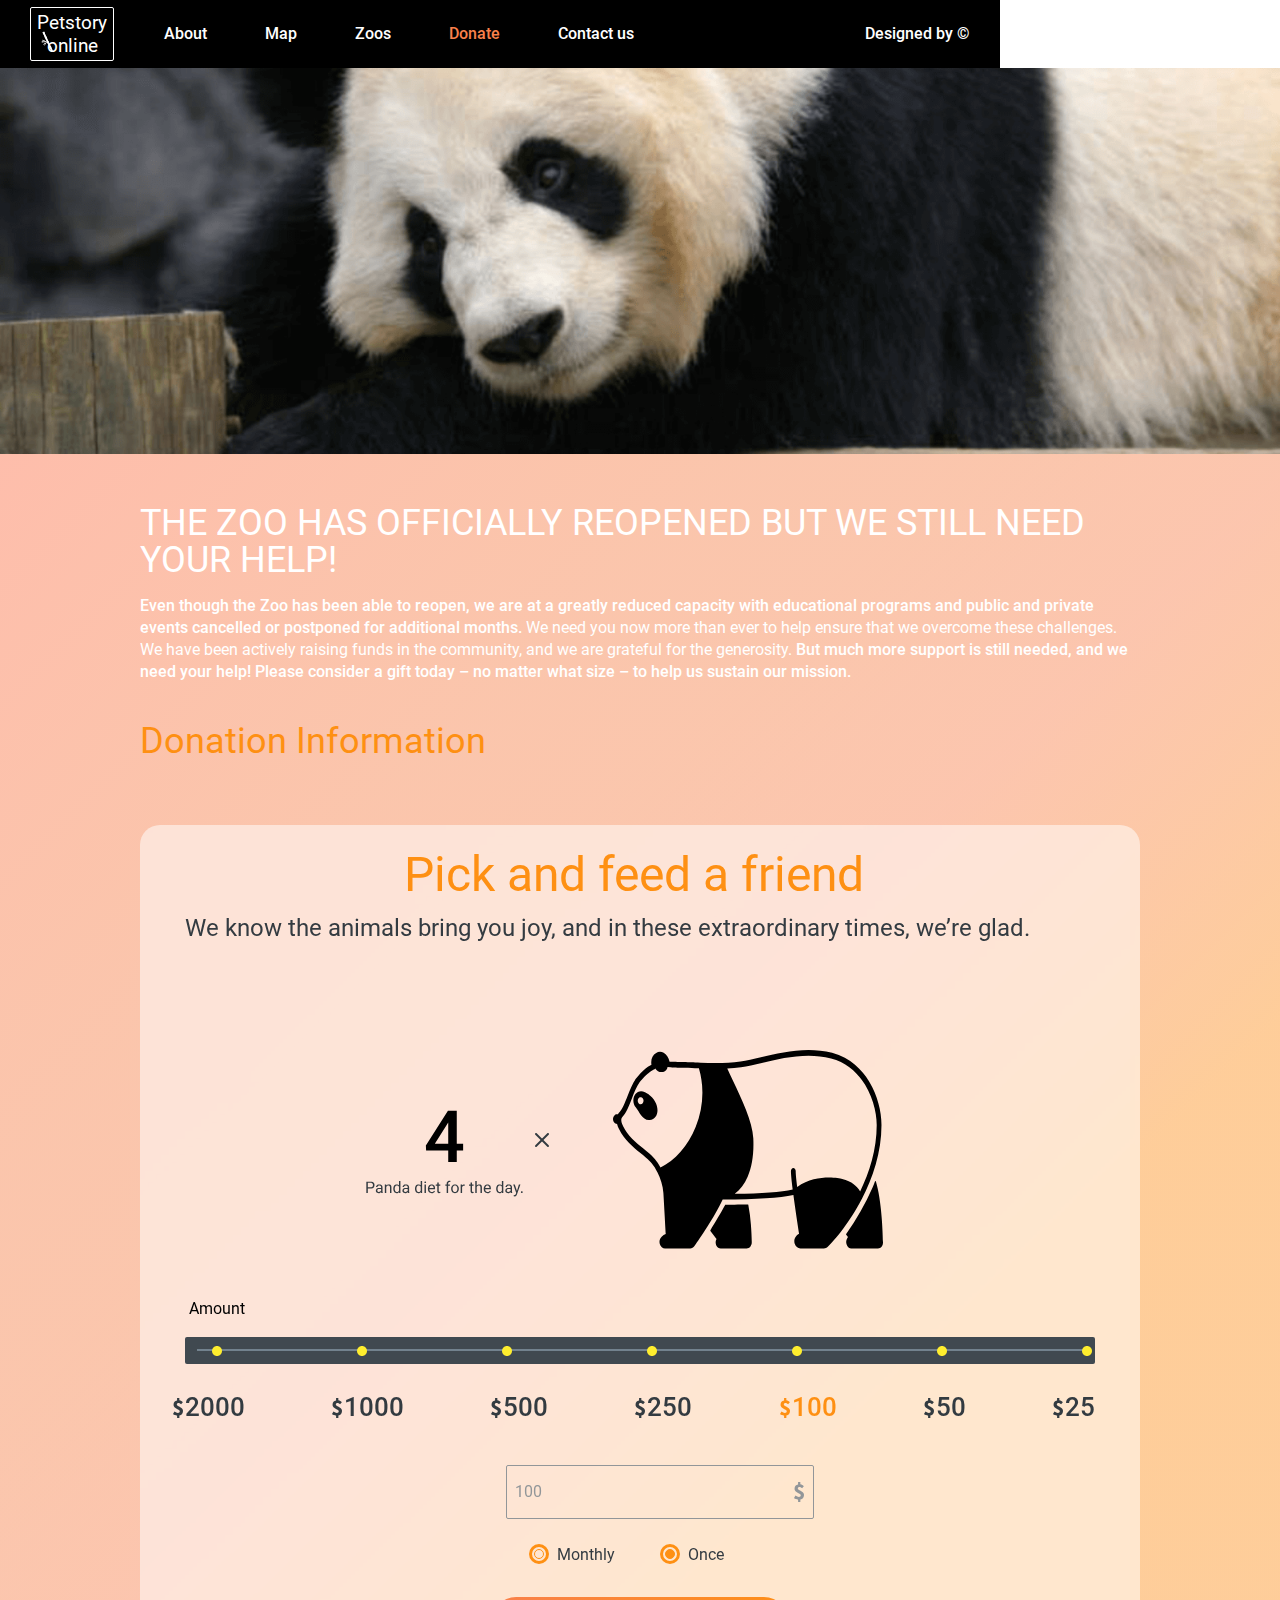
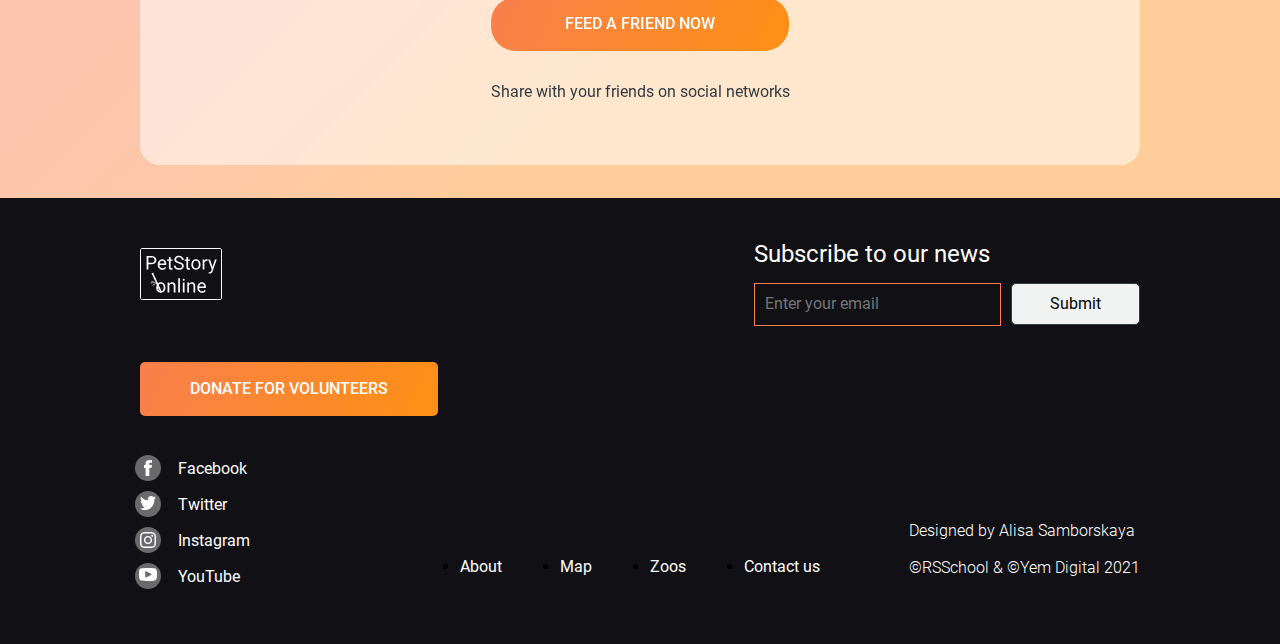
<file: pages/donate/index.html>
<!DOCTYPE html>
<html lang="en">
<head>
    <meta charset="UTF-8">
    <meta http-equiv="X-UA-Compatible" content="IE=edge">
    <meta name="viewport" content="width=device-width, initial-scale=1.0">
    <link rel="stylesheet" href="style.css">
    <title>Online Zoo donate</title>
    <script defer src="script.js"></script>
</head>
<body>
    <header id="main" class="header">
        <div class="container header__container">
            <a href="../../pages/main/index.html" class="header__logo">
                <h1 class="header__logo__h1">Petstory online</h1>
                <img src="../../assets/icons/bamboo.svg" class="header__logo__bamboo" alt="Bamboo inside logo">
            </a>

            <div class="hamburger-menu">
                <input id="menu__toggle" type="checkbox" />
                <label class="menu__btn" for="menu__toggle">
                  <span></span>
                </label>
            
                <ul class="menu__box">
                  <li><a class="menu__item logo__ham" href=""><img src="../../assets/icons/logo_ham.png" alt=""></a> </li>
                  <li><a class="menu__item" href="../main/index.html">About</a></li>
                  <li><a class="menu__item" href="#">Map</a></li>
                  <li><a class="menu__item" href="#">Zoos</a></li>
                  <li><a class="menu__item" href="../donate/index.html">Donate</a></li>
                  <li><a class="menu__item" href="#">Contact us</a></li>
                  <li><a class="menu__item" href="https://www.figma.com/file/jfEFwkXVj1WRq7sUHDr8os/PetStory-online">Designed by ©</a></li>
                </ul>
            </div>
            
            <nav class="header__nav">
                <ul class="header__nav__menu">
                    <li class="header__nav__item">
                        <a href="../../pages/main/index.html" class="header__nav__link">About</a>
                    </li>
                    <li class="header__nav__item">
                        <a href="#map" class="header__nav__link">Map</a>
                    </li>
                    <li class="header__nav__item">
                        <a href="#zoos" class="header__nav__link">Zoos</a>
                    </li>
                    <li class="header__nav__item">
                        <a href="#main" class="header__nav__link-active">Donate</a>
                    </li>
                    <li class="header__nav__item">
                        <a href="#contacts" class="header__nav__link">Contact us</a>
                    </li>
                </ul>
            </nav>
                <a class="header__designed" href="https://www.figma.com/file/jfEFwkXVj1WRq7sUHDr8os/PetStory-online" target="_blank">Designed by ©</a>
        </div>
    </header>

    <main class="main">
        <section class="banner">
            <div class="container banner__container">
                <div class="banner__content">
                </div>
            </div>
        </section>

        <section class="donate">
            <div class="container donate__container">
                <h2 class="donate__title">The zoo has officially reopened but we still need your help!</h2>
                <p class="donate__descr">Even though the Zoo has been able to reopen, we are at a greatly reduced capacity with educational programs and public and private events cancelled or postponed for additional months. 
                    <span class="donate__descr-span">We need you now more than ever to help ensure that we overcome these challenges. We have been actively raising funds in the community, and we are grateful for the generosity.</span> 
                    But much more support is still needed, and we need your help! Please consider a gift today – no matter what size – to help us sustain our mission.</p>
                <h2 class="donate__info">Donation Information</h2>

                <div class="donate__content" id="donate">
                    <h2 class="donate__content-title">Pick and feed a friend</h2>
                    <p class="donate__content-subtitle">We know the animals bring you joy, and in these extraordinary times, we’re glad.</p>

                    <div class="donate__amout-block">
                        <div class="amount__animal">
                            <img src="../../assets/icons/1000.svg" class="amount__animal-icon" alt="donation amount">
                        </div>
                        <div class="amount__animal">
                            <img src="../../assets/icons/1000.svg" class="amount__animal-icon" alt="donation amount">
                        </div>
                        <div class="amount__animal">
                            <img src="../../assets/icons/1000.svg" class="amount__animal-icon" alt="donation amount">
                        </div>
                        <div class="amount__animal">
                            <img src="../../assets/icons/1000.svg" class="amount__animal-icon" alt="donation amount">
                        </div>
                        <div class="amount__animal">
                            <img src="../../assets/icons/1000.svg" class="amount__animal-icon" alt="donation amount">
                        </div>
                        <div class="amount__animal amount__animal-active" >
                            <img src="../../assets/icons/1000.svg" class="amount__animal-icon" alt="donation amount">
                        </div>
                        <div class="amount__animal">
                            <img src="../../assets/icons/1000.svg" class="amount__animal-icon" alt="donation amount">
                        </div>
                        <div class="amount__animal">
                            <img src="../../assets/icons/25.svg" class="amount__animal-icon" alt="donation amount">
                        </div>
                    </div>

                    <div class="donate__band-block">
                        <p class="donate__band-title">Amount</p>
                        <div class="donate__band">
                            <div class="donate__band-base">
                                <div class="donate__center-band"></div>
                                <div class="donate__circles">
                                    <div class="donate__circle"></div>
                                    <div class="donate__circle"></div>
                                    <div class="donate__circle"></div>
                                    <div class="donate__circle"></div>
                                    <div class="donate__circle"></div>
                                    <div class="donate__circle donate__circle-active"></div>
                                    <div class="donate__circle"></div>
                                    <div class="donate__circle"></div>
                                </div>
                            </div>
                        </div>
                        <div class="donate__offer">
                            <div class="donate__sum">
                                <div class="donate__sum-item">5000</div>
                                <div class="donate__sum-item">2000</div>
                                <div class="donate__sum-item">1000</div>
                                <div class="donate__sum-item">500</div>
                                <div class="donate__sum-item">250</div>
                                <div class="donate__sum-item donate__item-active">100</div>
                                <div class="donate__sum-item">50</div>
                                <div class="donate__sum-item">25</div>
                            </div>
                        </div>
                    </div>

                    <form class="donate__form" action="#" method="get" aria-label="Subscription email address field">
                        <label class="donate__label">
                            <input type="number" id="donate__input" class="donate__input" name="amount" placeholder="Another amount" maxlength="4" value="100" oninput="this.value=this.value.replace(/[^\d]/g,'');" required>
                        </label>
                    </form>

                    <div class="donate__radio-menu">
                        <input type="radio" id="choice__monthly" name="choice" value="Monthly">
                        <label for="choice__monthly">Monthly</label>
                        <input type="radio" id="choice__once" name="choice" value="Once" checked>
                        <label for="choice__once">Once</label>
                    </div>

                    <button class="donate__button-submit" type="submit" aria-label="Click the button to donate">Feed a friend now</button>

                    <p class="donate__last-text">Share with your friends on social networks</p>
                </div>
            </div>
        </section>
    </main>

    <footer class="footer" id="contact">
        <div class="container footer__container">
            <div class="footer__content">
                <div class="footer__logo-320">
                <a href="../../pages/main/index.html">
                    <p class="footer__logo-320__p">PetStory online</p>
                    <img src="../../assets/icons/bamboo.svg" class="footer__logo-320__bamboo" alt="Bamboo inside logo">
                </a>
                </div>
                <div class="footer__logo-sub">
                    <a href="../../pages/main/index.html" class="footer__logo">
                        <img src="../../assets/icons/logo.svg" alt="logo-link to the main page">
                    </a>
                    <div class="footer__sub">
                        <p class="footer__sub-title">Subscribe to our news</p>
                        <div class="footer__sub-form">
                            <form class="footer__form" action="#" method="get" aria-label="Subscription email address field">
                                <div class="footer__label">
                                    <input type="email" class="footer__input" pattern="[a-z0-9._%+-]+@[a-z0-9.-]+\.[a-z]{2,}$" name="email" placeholder="Enter your email" required>
                                    <span class="footer__form-error">Enter your e-mail in the format example@site.com</span>
                                    <button class="footer__button-submit" type="submit" aria-label="Press the button subscribe to the newsletter">Submit</button>
                                </div>
                            </form>
                        </div>
                    </div>
                </div>
                <a href="../donate/index.html" class="footer__button-donate">donate for volunteers</a>
                <div class="footer__social-nav">
                    <div class="footer__social">

                        <a href="https://www.facebook.com/" class="footer__social-item">
                            <div class="footer__social-image facebook"><img src="../../assets/icons/facebook.svg" alt="facebook">
                            </div>
                            <span>Facebook</span>
                        </a>
                        <a href="https://twitter.com/" class="footer__social-item">
                            <div class="footer__social-image "><img class ="twitter" src="../../assets/icons/twitter.svg" alt="Twitter">
                            </div>
                            <span>Twitter</span>
                        </a>
                        <a href="https://www.instagram.com/" class="footer__social-item">
                            <div class="footer__social-image"><img class="instagram" src="../../assets/icons/instagram.svg"
                                    alt="Instagram">
                            </div>
                            <span>Instagram</span>
                        </a>
                        <a href="https://www.youtube.com/" class="footer__social-item">
                            <div class="footer__social-image"><img class="youtube" src="../../assets/icons/youtube.svg" alt="YouTube">
                            </div>
                            <span>YouTube</span>
                        </a>
                    </div>
                    <div class="footer__nav">
                        <ul class="footer__list">
                            <li class="footer__item">
                                <a href="../../pages/main/index.html" class="footer__link">About</a>
                            </li>
                            <li class="footer__item">
                                <a href="#map" class="footer__link">Map</a>
                            </li>
                            <li class="footer__item">
                                <a href="#zoos" class="footer__link">Zoos</a>
                            </li>
                            <li class="footer__item">
                                <a href="#contact" class="footer__link">Contact us</a>
                            </li>
                        </ul>
                    </div>
                    <a href="#0" class="footer__copyright" target="_blank">
                        <p>Designed by Alisa Samborskaya</p>
                        <p>©RSSchool & ©Yem Digital 2021</p>
                    </a>
                </div>
            </div>
        </div>
    </footer>
</body>
</html>
</file>
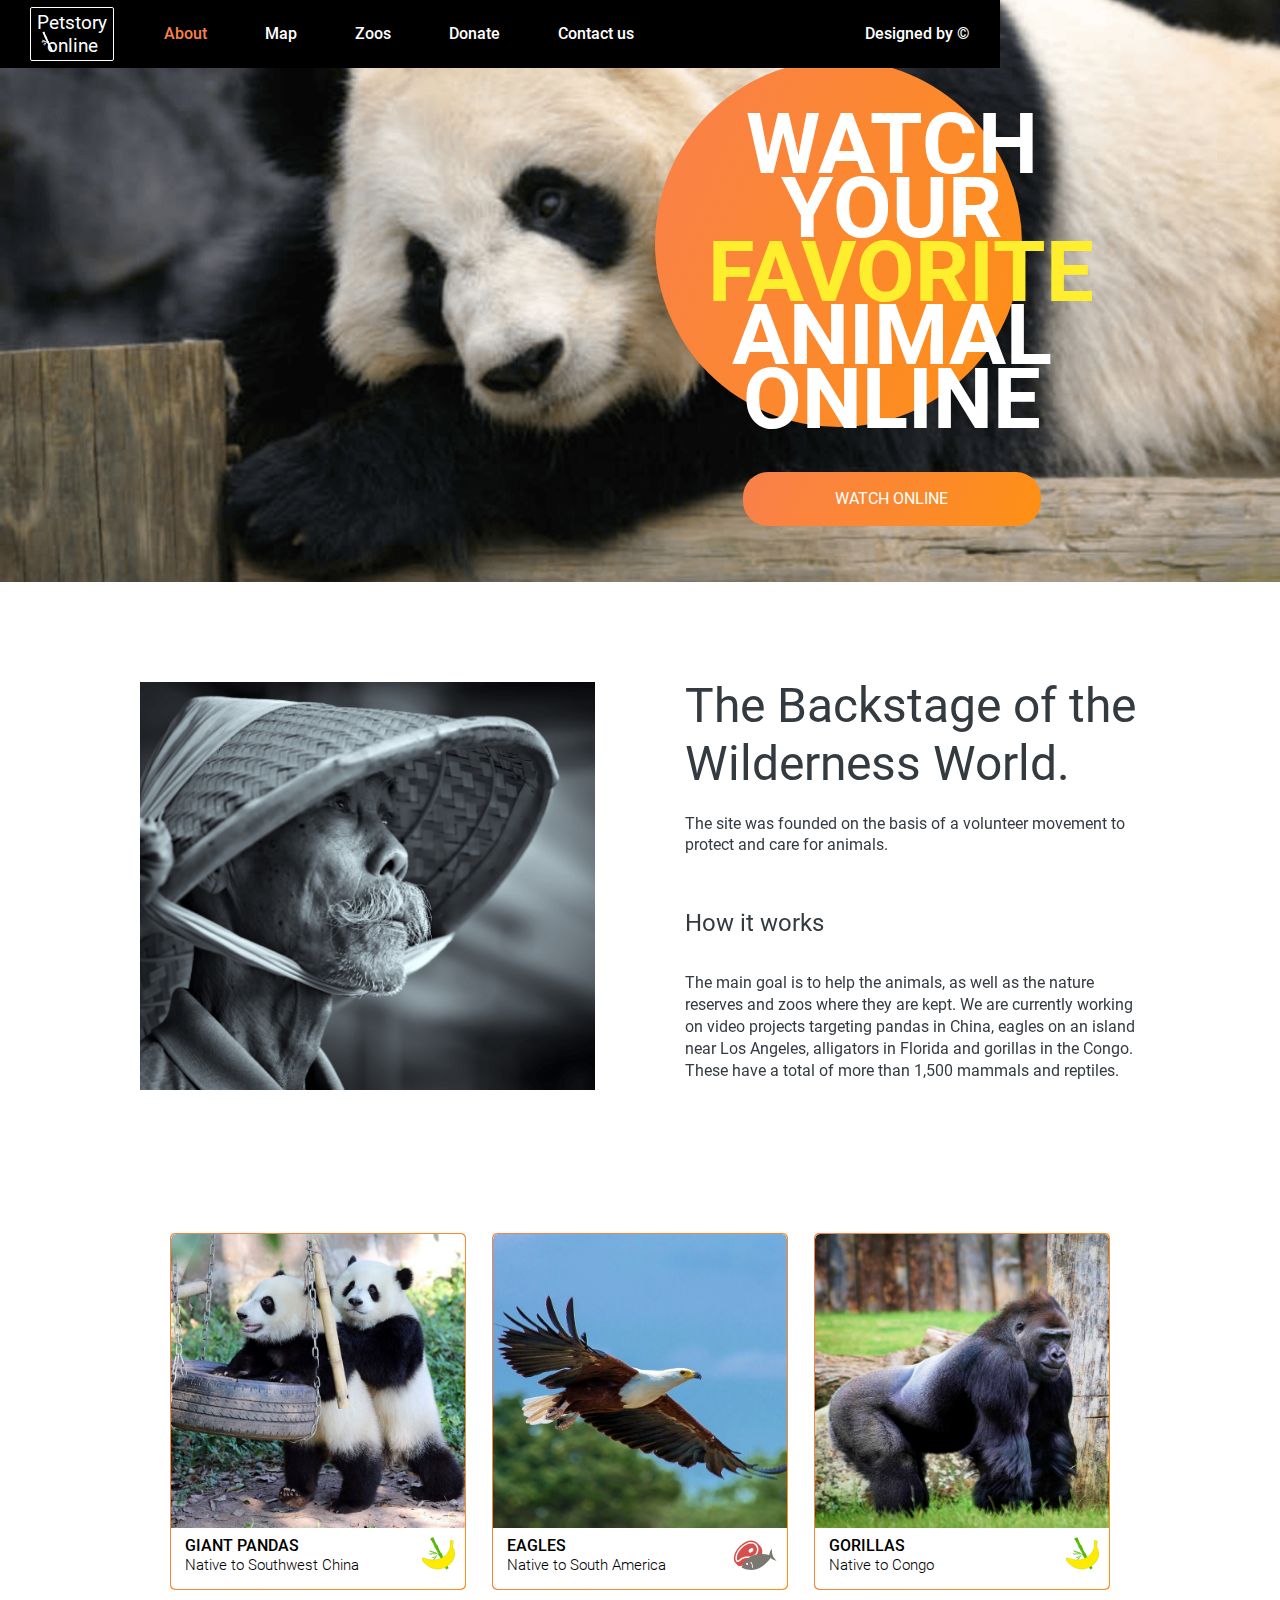
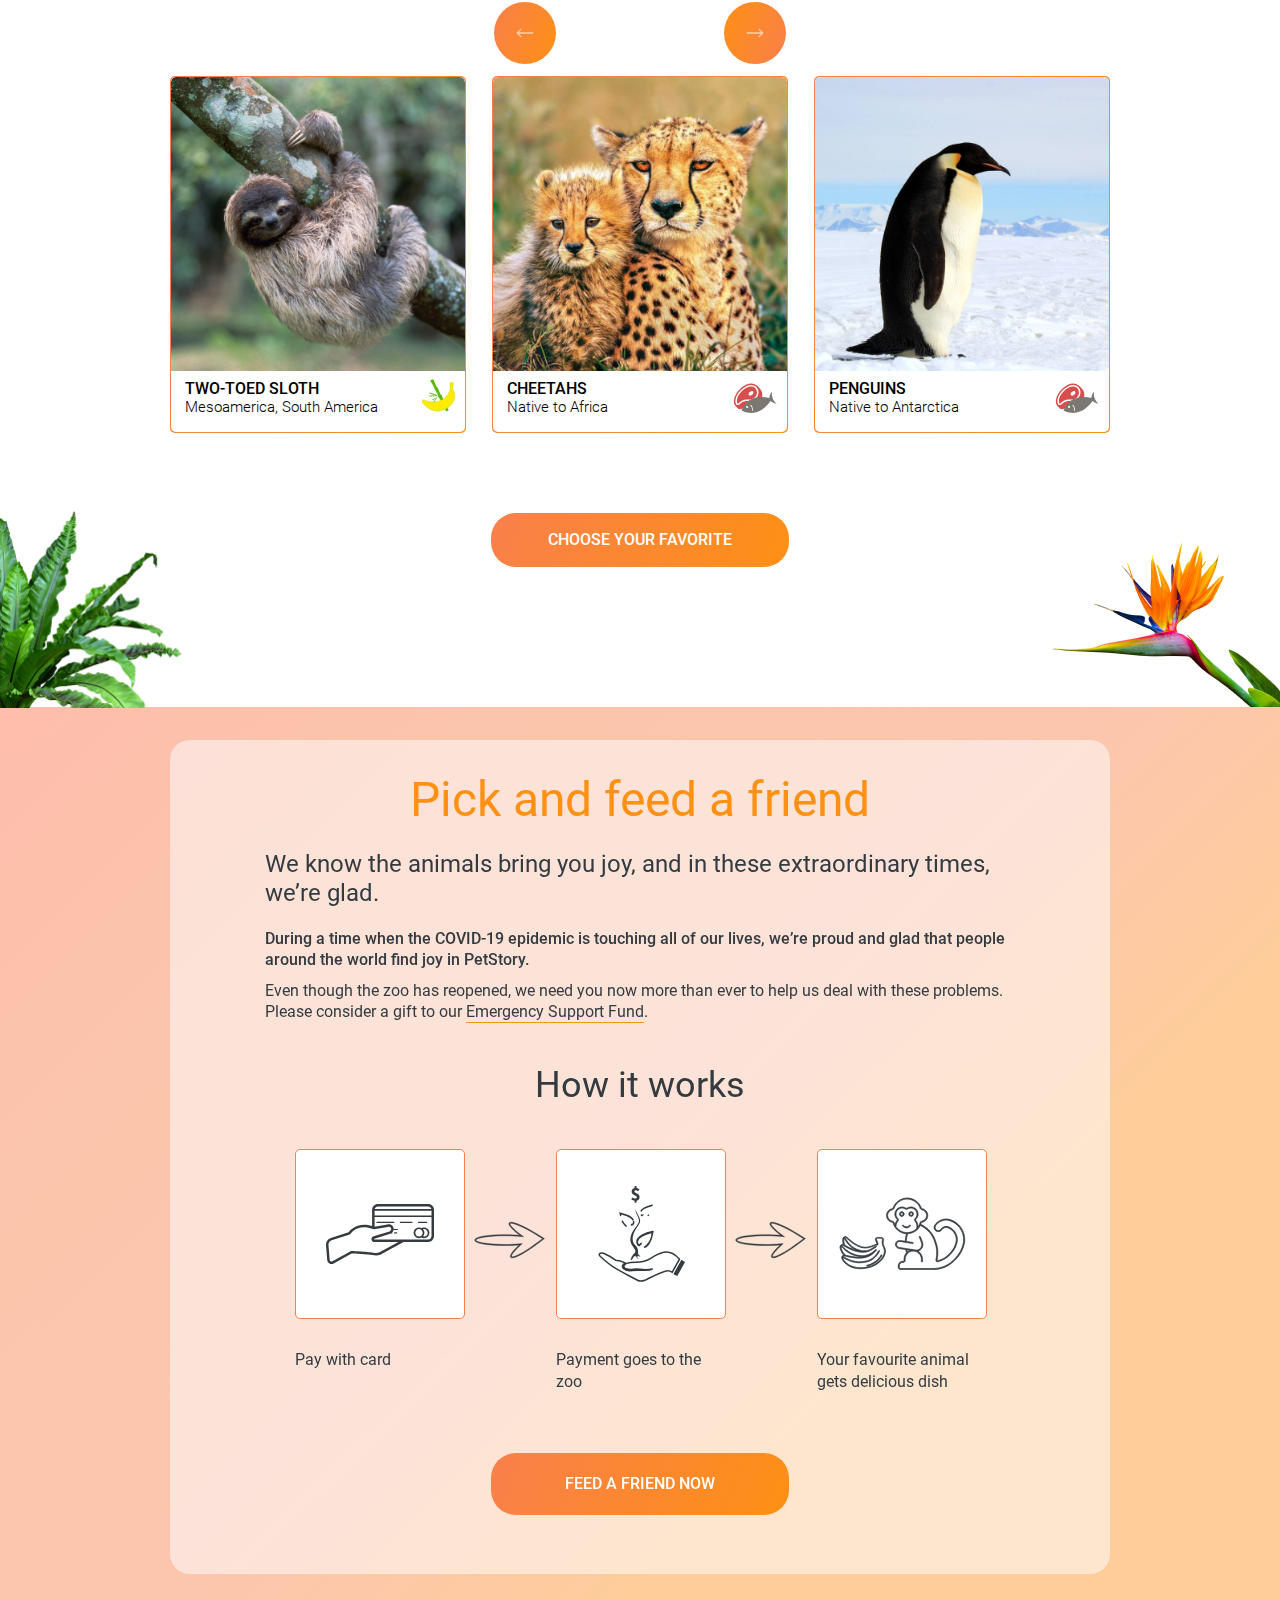
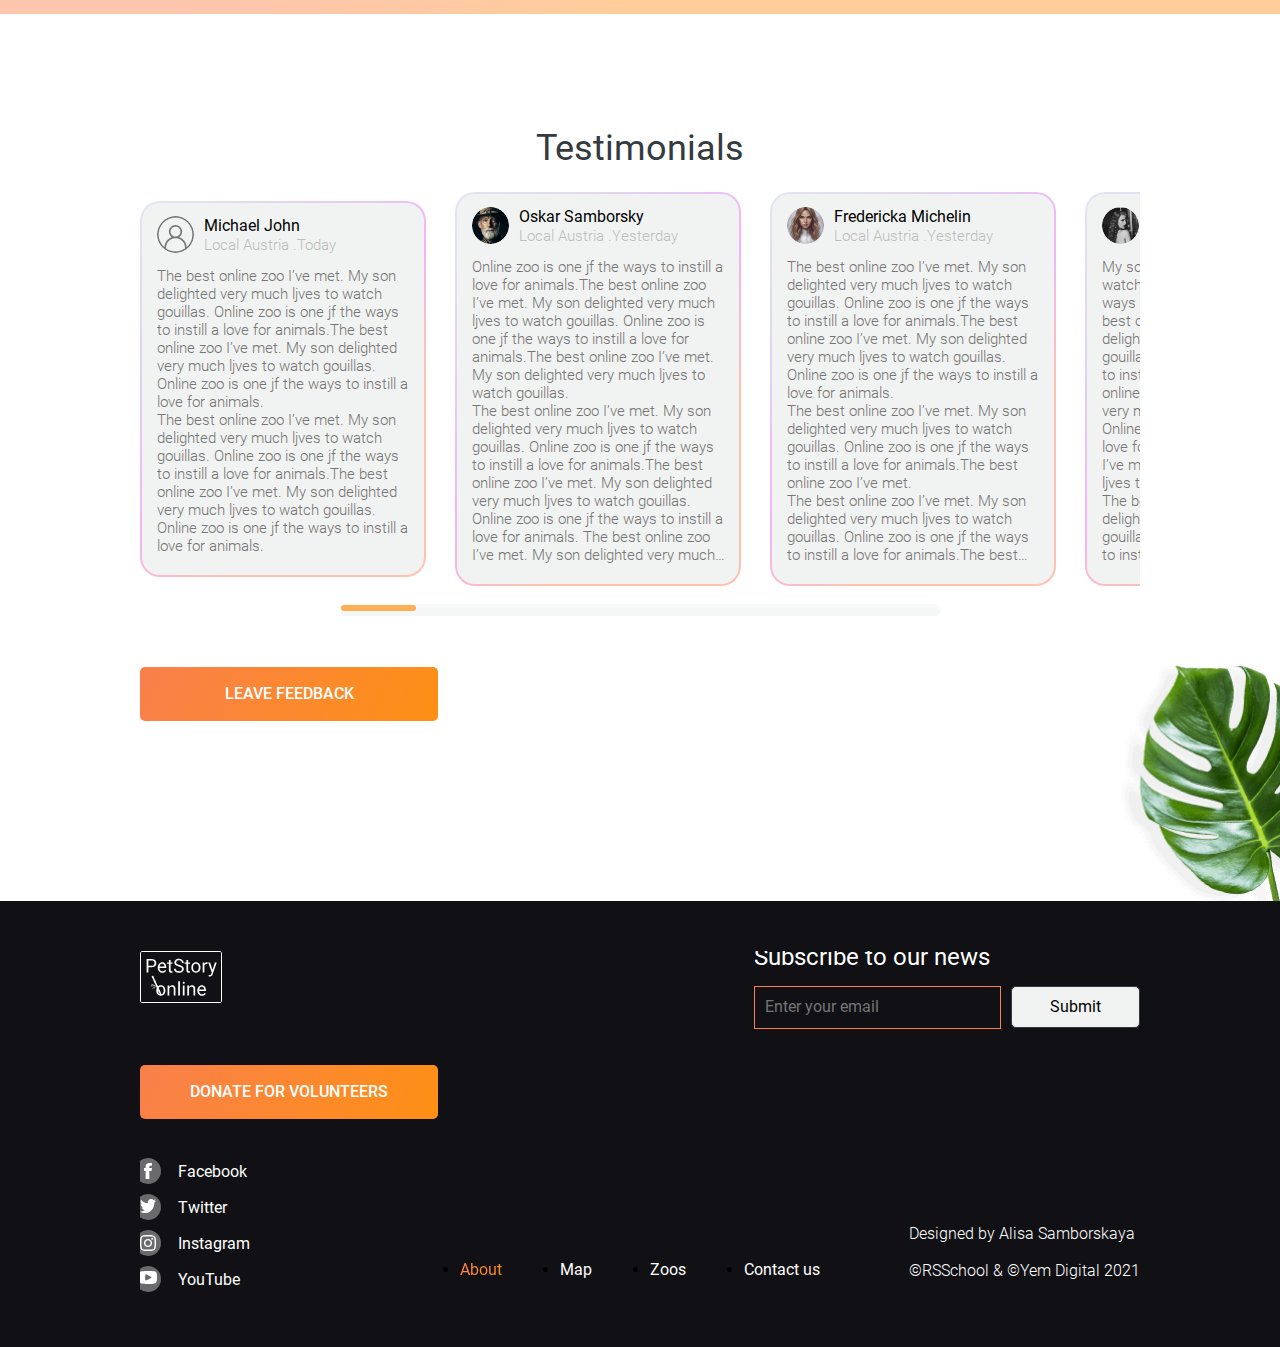
<file: pages/main/index.html>
<!DOCTYPE html>
<html lang="en">
<head>
    <meta charset="UTF-8">
    <meta http-equiv="X-UA-Compatible" content="IE=edge">
    <meta name="viewport" content="width=device-width, initial-scale=1.0">
    <link rel="stylesheet" href="style.css">
    <title>Online Zoo</title>
    <script defer src="script.js"></script>
</head>
<body>

    <div class="popup" id="popup">
        <div class="popup__window">
            <img src="../../assets/icons/cross.svg" alt="cross" class="popup__close">
        </div>
    </div>


    <header id="main" class="header">
        <div class="container header__container">
            <a href="#main" class="header__logo">
                <h1 class="header__logo__h1">Petstory online</h1>
                <img src="../../assets/icons/bamboo.svg" class="header__logo__bamboo" alt="Bamboo inside logo">
            </a>

            <div class="hamburger-menu">
                <input id="menu__toggle" type="checkbox" />
                <label class="menu__btn" for="menu__toggle">
                  <span></span>
                </label>
                <ul class="menu__box">
                  <li><a class="menu__item logo__ham" href=""><img src="../../assets/icons/logo_ham.png" alt=""></a> </li>
                  <li><a class="menu__item" href="#main">About</a></li>
                  <li><a class="menu__item" href="#">Map</a></li>
                  <li><a class="menu__item" href="#">Zoos</a></li>
                  <li><a class="menu__item" href="../donate/index.html">Donate</a></li>
                  <li><a class="menu__item" href="#">Contact us</a></li>
                  <li><a class="menu__item" href="https://www.figma.com/file/jfEFwkXVj1WRq7sUHDr8os/PetStory-online">Designed by ©</a></li>
                </ul>
            </div>

            <nav class="header__nav">
                <ul class="header__nav__menu">
                    <li class="header__nav__item">
                        <a href="#main" class="header__nav__link-active">About</a>
                    </li>
                    <li class="header__nav__item">
                        <a href="#map" class="header__nav__link">Map</a>
                    </li>
                    <li class="header__nav__item">
                        <a href="#zoos" class="header__nav__link">Zoos</a>
                    </li>
                    <li class="header__nav__item">
                        <a href="../donate/index.html" class="header__nav__link">Donate</a>
                    </li>
                    <li class="header__nav__item">
                        <a href="#contacts" class="header__nav__link">Contact us</a>
                    </li>
                </ul>
            </nav>
                <a class="header__designed" href="https://www.figma.com/file/jfEFwkXVj1WRq7sUHDr8os/PetStory-online" target="_blank">Designed by ©</a>
        </div>
    </header>

    <main class="main">
        <section class="banner">
            <div class="container banner__container">
                <div class="banner__content">
                    <h2 class="banner__h2">Watch your<span class="banner__h2-orange"> favorite </span>animal online</h2>
                    <a href="" class="banner__button">WATCH ONLINE</a>
                </div>
            </div>
        </section>

        <section class="backstage">
            <div class="container backstage__container">
                <div class="backstage__content">
                    <div class="backstage__image"><img src="../../assets/images/bamboo-cap.png" class="backstage__image__self" alt="bamboo-cap">
                    </div>
                    <div class="backstage__article">
                        <h2 class="backstage__h2">The Backstage of the Wilderness World.</h2>
                        <p class="backstage__text">The site was founded on the basis of a volunteer movement to protect and care for animals.</p>
                        <p class="backstage__subtitle">How it works</p>
                        <p class="backstage__subtitle__text">The main goal is to help the animals, as well as the nature reserves 
                            and zoos where they are kept. We are currently working on video projects targeting pandas in China, eagles on 
                            an island near Los Angeles, alligators in Florida and gorillas in the Congo. These have a total of more than 
                            1,500 mammals and reptiles.</p>
                    </div>
                </div>
            </div>
        </section>


        <section class="pets">
            <h2 hidden>PetStory Online</h2>
            <div class="container pets__container">
                <div class="pets__slider">
                    <button class="pets__arrowbutton arrow-left" type="button" onclick="slideLeft()">
                        <img src="../../assets/icons/arrow.svg" alt="arrow left"></img>
                    </button>
                    <div class="pets__content">

                        <div class="pets__card">
                            <div class="pets__block pets__block-hover">
                                <div class="pets__photo-block">
                                    <img src="../../assets/images/pandas.png" class="pets__photo" alt="giant panda">
                                </div>
                                <div class="pets__feature">
                                    <div class="pets__about">
                                        <p class="pets__name">giant Pandas</p>
                                        <p class="pets__habitat">Native to Southwest China</p>
                                    </div>
                                    <img src="../../assets/icons/banana-bamboo_icon.svg" class="pets__icon" alt="Banana-bamboo">
                                </div>
                                <div class="pets__about-hover">
                                    <p>giant Pandas</p>
                                    <p>Native to Southwest China</p>
                                </div>
                            </div>
                        </div>

                        <div class="pets__card">
                            <div class="pets__block pets__block-hover">
                                <div class="pets__photo-block">
                                    <img src="../../assets/images/eagles.png" class="pets__photo" alt="eagle">
                                </div>
                                <div class="pets__feature">
                                    <div class="pets__about">
                                        <p class="pets__name">Eagles</p>
                                        <p class="pets__habitat">Native to South America</p>
                                    </div>
                                    <img src="../../assets/icons/meat-fish_icon.svg" class="pets__icon" alt="meat and fish">
                                </div>
                                <div class="pets__about-hover">
                                    <p>Eagles</p>
                                    <p>Native to South America</p>
                                </div>
                            </div>
                        </div>

                        <div class="pets__card">
                            <div class="pets__block pets__block-hover">
                                <div class="pets__photo-block">
                                    <img src="../../assets/images/gorillas.png" class="pets__photo" alt="The photo shows a gorilla">
                                </div>
                                <div class="pets__feature">
                                    <div class="pets__about">
                                        <p class="pets__name">Gorillas</p>
                                        <p class="pets__habitat">Native to Congo</p>
                                    </div>
                                    <img src="../../assets/icons/banana-bamboo_icon.svg" class="pets__icon" alt="Banana-bamboo">
                                </div>
                                <div class="pets__about-hover">
                                    <p>Gorillas</p>
                                    <p>Native to Congo</p>
                                </div>
                            </div>
                        </div>

                        <div class="pets__card">
                            <div class="pets__block pets__block-hover">
                                <div class="pets__photo-block">
                                    <img src="../../assets/images/sloths.png" class="pets__photo" alt="two-toed sloth">
                                </div>
                                <div class="pets__feature">
                                    <div class="pets__about">
                                        <p class="pets__name">Two-toed Sloth</p>
                                        <p class="pets__habitat">Mesoamerica, South America</p>
                                    </div>
                                    <img src="../../assets/icons/banana-bamboo_icon.svg" class="pets__icon" alt="Banana-bamboo">
                                </div>
                                <div class="pets__about-hover">
                                    <p>Two-toed Sloth</p>
                                    <p>Mesoamerica, South America</p>
                                </div>
                            </div>
                        </div>

                        <div class="pets__card">
                            <div class="pets__block pets__block-hover">
                                <div class="pets__photo-block">
                                    <img src="../../assets/images/cheetahs.png" class="pets__photo" alt="cheetah">
                                </div>
                                <div class="pets__feature">
                                    <div class="pets__about">
                                        <p class="pets__name">cheetahs</p>
                                        <p class="pets__habitat">Native to Africa</p>
                                    </div>
                                    <img src="../../assets/icons/meat-fish_icon.svg" class="pets__icon" alt="meat and fish">
                                </div>
                                <div class="pets__about-hover">
                                    <p>cheetahs</p>
                                    <p>Native to Africa</p>
                                </div>
                            </div>
                        </div>

                        <div class="pets__card">
                            <div class="pets__block pets__block-hover">
                                <div class="pets__photo-block">
                                    <img src="../../assets/images/penguins.png" class="pets__photo" alt="penguin">
                                </div>
                                <div class="pets__feature">
                                    <div class="pets__about">
                                        <p class="pets__name">Penguins</p>
                                        <p class="pets__habitat">Native to Antarctica</p>
                                    </div>
                                    <img src="../../assets/icons/meat-fish_icon.svg" class="pets__icon" alt="meat and fish">
                                </div>
                                <div class="pets__about-hover">
                                    <p>Penguins</p>
                                    <p>Native to Antarctica</p>
                                </div>
                            </div>
                        </div>
                    </div>
                    <button class="pets__arrowbutton arrow-right" type="button" onclick="slideRight()">
                        <img src="../../assets/icons/arrow-right.svg" alt="arrow right"></img>
                    </button>
                </div>
                <a href="#0" class="pets__button">choose your favorite</a>
            </div>
        </section>

        <section class="pick">
            <div class="pick__container">
                <div class="pick__content">
                    <h2 class="pick__h2">Pick and feed a friend</h2>
                    <p class="pick__p1">We know the animals bring you joy, and in these extraordinary times, we’re glad.</p>
                    <p class="pick__p2">During a time when the COVID-19 epidemic is touching all of our lives, we’re proud and glad that people around the world find joy in PetStory.</p>
                    <p class="pick__p3">Even though the zoo has reopened, we need you now more than ever to help us deal with these problems. 
                        Please consider a gift to our <a href="../donate/index.html" class="pick__link">Emergency Support Fund</a>.</p>
                    <p class="pick__p4">How it works</p>
                    <div class="pick__widgets-container">
                        <div class="pick__widgets">    
                            <div class="pick__widget">
                                <img src="../../assets/icons/pay.svg" class="pick__icon" alt="Card in hand">
                            </div>
                            <p class="pick__widget-info">Pay with card</p>
                        </div>
                        <img src="../../assets/icons/arrow.png" class="pick__arrow"  alt="arrow">
                        <img src="../../assets/icons/Vector.svg" class="pick__icon pick__vector" alt="Vector">
                        <div class="pick__widgets">
                            <div class="pick__widget">
                                <img src="../../assets/icons/zoo.svg" class="pick__icon" alt="Flower rise from hand">
                            </div>
                            <p class="pick__widget-info">Payment goes to the zoo</p>
                        </div>
                        <img src="../../assets/icons/Vector.svg" class="pick__icon pick__vector" alt="Vector">
                        <img src="../../assets/icons/arrow.png" class="pick__arrow"  alt="arrow">
                        <div class="pick__widgets">
                            <div class="pick__widget">
                                <img src="../../assets/icons/monkey.svg" class="pick__icon" alt="Monkey with bananas">
                            </div>
                            <p class="pick__widget-info">Your favourite animal gets delicious dish</p>
                        </div>
                    </div>
                    <a href="../donate/index.html" class="pick__button">Feed a friend now</a>
                </div>
            </div>

        </section>

        <section class="testimonials">
            <div class="container testimonials__container">
                <div class="testimonials__content">
                    <h3 class="testimonials__title">Testimonials</h3>
                    <div class="testimonials__feeds">
                            <div class="testimonials__block">
                                <div class="testimonials__block-content">
                                    <div class="testimonials__block-header">
                                        <img src="../../assets/images/testimonials_none.png" class="testimonials__block-photo" alt="author's photo">
                                        <div class="testimonials__block-person">
                                            <p class="testimonials__block-author">Michael John</p>
                                            <div class="testimonials__block-location-time">
                                                <p class="testimonials__block-location">Local Austria .</p>
                                                <p class="testimonials__block-time">Today</p>
                                            </div>
                                        </div>
                                    </div>
                                    <div class="testimonials__block-feedback">
                                        The best online zoo I’ve met. My son delighted very much ljves to watch gouillas. Online zoo is one jf the ways to instill a love for animals.The best online zoo I’ve met. My son delighted very much ljves to watch gouillas. Online zoo is one jf the ways to instill a love for animals.<br>
                                        The best online zoo I’ve met. My son delighted very much ljves to watch gouillas. Online zoo is one jf the ways to instill a love for animals.The best online zoo I’ve met. My son delighted very much ljves to watch gouillas. Online zoo is one jf the ways to instill a love for animals.
                                    </div>
                                </div>
                            </div>

                            <div class="testimonials__block">
                                <div class="testimonials__block-content">
                                    <div class="testimonials__block-header">
                                        <img src="../../assets/images/oskar_samborsky.png" class="testimonials__block-photo" alt="author's photo">
                                        <div class="testimonials__block-person">
                                            <p class="testimonials__block-author">Oskar Samborsky</p>
                                            <div class="testimonials__block-location-time">
                                                <p class="testimonials__block-location">Local Austria .</p>
                                                <p class="testimonials__block-time">Yesterday</p>
                                            </div>
                                        </div>
                                    </div>
                                    <div class="testimonials__block-feedback">
                                        Online zoo is one jf the ways to instill a love for animals.The best online zoo I’ve met. My son delighted very much ljves to watch gouillas. Online zoo is one jf the ways to instill a love for animals.The best online zoo I’ve met. My son delighted very much ljves to watch gouillas.<br>
                                        The best online zoo I’ve met. My son delighted very much ljves to watch gouillas. Online zoo is one jf the ways to instill a love for animals.The best online zoo I’ve met. My son delighted very much ljves to watch gouillas. Online zoo is one jf the ways to instill a love for animals. The best online zoo I’ve met. My son delighted very much ljves to watch gouillas. Online zoo is one jf the ways to instill a love for animals.The best online zoo I’ve met. My son delighted very much ljves to watch gouillas. Online zoo is one jf the ways to instill a love for animals.
                                    </div>
                                </div>
                            </div>

                            <div class="testimonials__block">
                                <div class="testimonials__block-content">
                                    <div class="testimonials__block-header">
                                        <img src="../../assets/images/fredericka_michelin.png" class="testimonials__block-photo" alt="author's photo">
                                        <div class="testimonials__block-person">
                                            <p class="testimonials__block-author">Fredericka Michelin</p>
                                            <div class="testimonials__block-location-time">
                                                <p class="testimonials__block-location">Local Austria .</p>
                                                <p class="testimonials__block-time">Yesterday</p>
                                            </div>
                                        </div>
                                    </div>
                                    <div class="testimonials__block-feedback">
                                        The best online zoo I’ve met. My son delighted very much ljves to watch gouillas. Online zoo is one jf the ways to instill a love for animals.The best online zoo I’ve met. My son delighted very much ljves to watch gouillas. Online zoo is one jf the ways to instill a love for animals.<br>
                                        The best online zoo I’ve met. My son delighted very much ljves to watch gouillas. Online zoo is one jf the ways to instill a love for animals.The best online zoo I’ve met.<br>
                                        The best online zoo I’ve met. My son delighted very much ljves to watch gouillas. Online zoo is one jf the ways to instill a love for animals.The best online zoo I’ve met. My son delighted very much ljves to watch gouillas. Online zoo is one jf the ways to instill a love for animals.
                                    </div>
                                </div>
                            </div>

                            <div class="testimonials__block">
                                <div class="testimonials__block-content">
                                    <div class="testimonials__block-header">
                                        <img src="../../assets/images/mila_riksha.png" class="testimonials__block-photo" alt="author's photo">
                                        <div class="testimonials__block-person">
                                            <p class="testimonials__block-author">Mila Riksha</p>
                                            <div class="testimonials__block-location-time">
                                                <p class="testimonials__block-location">Local Austria .</p>
                                                <p class="testimonials__block-time">Yesterday</p>
                                            </div>
                                        </div>
                                    </div>
                                    <div class="testimonials__block-feedback">
                                        My son delighted very much ljves to watch gouillas. Online zoo is one jf the ways to instill a love for animals.The best online zoo I’ve met. My son delighted very much ljves to watch gouillas. Online zoo is one jf the ways to instill a love for animals.The best online zoo I’ve met. My son delighted very much ljves to watch gouillas. Online zoo is one jf the ways to instill a love for animals.The best online zoo I’ve met. My son delighted very much ljves to watch gouillas.<br>
                                        The best online zoo I’ve met. My son delighted very much ljves to watch gouillas. Online zoo is one jf the ways to instill a love for animals.The best online zoo I’ve met. My son delighted very much ljves to watch gouillas. Online zoo is one jf the ways to instill a love for animals.
                                    </div>
                                </div>
                            </div>

                            <div class="testimonials__block">
                                <div class="testimonials__block-content">
                                    <div class="testimonials__block-header">
                                        <img src="../../assets/images/mila_riksha.png" class="testimonials__block-photo" alt="author's photo">
                                        <div class="testimonials__block-person">
                                            <p class="testimonials__block-author">Mila Riksha</p>
                                            <div class="testimonials__block-location-time">
                                                <p class="testimonials__block-location">Local Austria .</p>
                                                <p class="testimonials__block-time">Yesterday</p>
                                            </div>
                                        </div>
                                    </div>
                                    <div class="testimonials__block-feedback">
                                        My son delighted very much ljves to watch gouillas. Online zoo is one jf the ways to instill a love for animals.The best online zoo I’ve met. My son delighted very much ljves to watch gouillas. Online zoo is one jf the ways to instill a love for animals.The best online zoo I’ve met. My son delighted very much ljves to watch gouillas. Online zoo is one jf the ways to instill a love for animals.The best online zoo I’ve met. My son delighted very much ljves to watch gouillas.<br>
                                        The best online zoo I’ve met. My son delighted very much ljves to watch gouillas. Online zoo is one jf the ways to instill a love for animals.The best online zoo I’ve met. My son delighted very much ljves to watch gouillas. Online zoo is one jf the ways to instill a love for animals.
                                    </div>
                                </div>
                            </div>

                            <div class="testimonials__block">
                                <div class="testimonials__block-content">
                                    <div class="testimonials__block-header">
                                        <img src="../../assets/images/mila_riksha.png" class="testimonials__block-photo" alt="author's photo">
                                        <div class="testimonials__block-person">
                                            <p class="testimonials__block-author">Mila Riksha</p>
                                            <div class="testimonials__block-location-time">
                                                <p class="testimonials__block-location">Local Austria .</p>
                                                <p class="testimonials__block-time">Yesterday</p>
                                            </div>
                                        </div>
                                    </div>
                                    <div class="testimonials__block-feedback">
                                        My son delighted very much ljves to watch gouillas. Online zoo is one jf the ways to instill a love for animals.The best online zoo I’ve met. My son delighted very much ljves to watch gouillas. Online zoo is one jf the ways to instill a love for animals.The best online zoo I’ve met. My son delighted very much ljves to watch gouillas. Online zoo is one jf the ways to instill a love for animals.The best online zoo I’ve met. My son delighted very much ljves to watch gouillas.<br>
                                        The best online zoo I’ve met. My son delighted very much ljves to watch gouillas. Online zoo is one jf the ways to instill a love for animals.The best online zoo I’ve met. My son delighted very much ljves to watch gouillas. Online zoo is one jf the ways to instill a love for animals.
                                    </div>
                                </div>
                            </div>

                            <div class="testimonials__block">
                                <div class="testimonials__block-content">
                                    <div class="testimonials__block-header">
                                        <img src="../../assets/images/oskar_samborsky.png" class="testimonials__block-photo" alt="author's photo">
                                        <div class="testimonials__block-person">
                                            <p class="testimonials__block-author">Oskar Samborsky</p>
                                            <div class="testimonials__block-location-time">
                                                <p class="testimonials__block-location">Local Austria .</p>
                                                <p class="testimonials__block-time">Yesterday</p>
                                            </div>
                                        </div>
                                    </div>
                                    <div class="testimonials__block-feedback">
                                        Online zoo is one jf the ways to instill a love for animals.The best online zoo I’ve met. My son delighted very much ljves to watch gouillas. Online zoo is one jf the ways to instill a love for animals.The best online zoo I’ve met. My son delighted very much ljves to watch gouillas.<br>
                                        The best online zoo I’ve met. My son delighted very much ljves to watch gouillas. Online zoo is one jf the ways to instill a love for animals.The best online zoo I’ve met. My son delighted very much ljves to watch gouillas. Online zoo is one jf the ways to instill a love for animals. The best online zoo I’ve met. My son delighted very much ljves to watch gouillas. Online zoo is one jf the ways to instill a love for animals.The best online zoo I’ve met. My son delighted very much ljves to watch gouillas. Online zoo is one jf the ways to instill a love for animals.
                                    </div>
                                </div>
                            </div>

                            <div class="testimonials__block">
                                <div class="testimonials__block-content">
                                    <div class="testimonials__block-header">
                                        <img src="../../assets/images/fredericka_michelin.png" class="testimonials__block-photo" alt="author's photo">
                                        <div class="testimonials__block-person">
                                            <p class="testimonials__block-author">Fredericka Michelin</p>
                                            <div class="testimonials__block-location-time">
                                                <p class="testimonials__block-location">Local Austria .</p>
                                                <p class="testimonials__block-time">Yesterday</p>
                                            </div>
                                        </div>
                                    </div>
                                    <div class="testimonials__block-feedback">
                                        The best online zoo I’ve met. My son delighted very much ljves to watch gouillas. Online zoo is one jf the ways to instill a love for animals.The best online zoo I’ve met. My son delighted very much ljves to watch gouillas. Online zoo is one jf the ways to instill a love for animals.<br>
                                        The best online zoo I’ve met. My son delighted very much ljves to watch gouillas. Online zoo is one jf the ways to instill a love for animals.The best online zoo I’ve met.<br>
                                        The best online zoo I’ve met. My son delighted very much ljves to watch gouillas. Online zoo is one jf the ways to instill a love for animals.The best online zoo I’ve met. My son delighted very much ljves to watch gouillas. Online zoo is one jf the ways to instill a love for animals.
                                    </div>
                                </div>
                            </div>

                            <div class="testimonials__block">
                                <div class="testimonials__block-content">
                                    <div class="testimonials__block-header">
                                        <img src="../../assets/images/mila_riksha.png" class="testimonials__block-photo" alt="author's photo">
                                        <div class="testimonials__block-person">
                                            <p class="testimonials__block-author">Mila Riksha</p>
                                            <div class="testimonials__block-location-time">
                                                <p class="testimonials__block-location">Local Austria .</p>
                                                <p class="testimonials__block-time">Yesterday</p>
                                            </div>
                                        </div>
                                    </div>
                                    <div class="testimonials__block-feedback">
                                        My son delighted very much ljves to watch gouillas. Online zoo is one jf the ways to instill a love for animals.The best online zoo I’ve met. My son delighted very much ljves to watch gouillas. Online zoo is one jf the ways to instill a love for animals.The best online zoo I’ve met. My son delighted very much ljves to watch gouillas. Online zoo is one jf the ways to instill a love for animals.The best online zoo I’ve met. My son delighted very much ljves to watch gouillas.<br>
                                        The best online zoo I’ve met. My son delighted very much ljves to watch gouillas. Online zoo is one jf the ways to instill a love for animals.The best online zoo I’ve met. My son delighted very much ljves to watch gouillas. Online zoo is one jf the ways to instill a love for animals.
                                    </div>
                                </div>
                            </div>

                            <div class="testimonials__block">
                                <div class="testimonials__block-content">
                                    <div class="testimonials__block-header">
                                        <img src="../../assets/images/mila_riksha.png" class="testimonials__block-photo" alt="author's photo">
                                        <div class="testimonials__block-person">
                                            <p class="testimonials__block-author">Mila Riksha</p>
                                            <div class="testimonials__block-location-time">
                                                <p class="testimonials__block-location">Local Austria .</p>
                                                <p class="testimonials__block-time">Yesterday</p>
                                            </div>
                                        </div>
                                    </div>
                                    <div class="testimonials__block-feedback">
                                        My son delighted very much ljves to watch gouillas. Online zoo is one jf the ways to instill a love for animals.The best online zoo I’ve met. My son delighted very much ljves to watch gouillas. Online zoo is one jf the ways to instill a love for animals.The best online zoo I’ve met. My son delighted very much ljves to watch gouillas. Online zoo is one jf the ways to instill a love for animals.The best online zoo I’ve met. My son delighted very much ljves to watch gouillas.<br>
                                        The best online zoo I’ve met. My son delighted very much ljves to watch gouillas. Online zoo is one jf the ways to instill a love for animals.The best online zoo I’ve met. My son delighted very much ljves to watch gouillas. Online zoo is one jf the ways to instill a love for animals.
                                    </div>
                                </div>
                            </div>

                            <div class="testimonials__block">
                                <div class="testimonials__block-content">
                                    <div class="testimonials__block-header">
                                        <img src="../../assets/images/mila_riksha.png" class="testimonials__block-photo" alt="author's photo">
                                        <div class="testimonials__block-person">
                                            <p class="testimonials__block-author">Mila Riksha</p>
                                            <div class="testimonials__block-location-time">
                                                <p class="testimonials__block-location">Local Austria .</p>
                                                <p class="testimonials__block-time">Yesterday</p>
                                            </div>
                                        </div>
                                    </div>
                                    <div class="testimonials__block-feedback">
                                        My son delighted very much ljves to watch gouillas. Online zoo is one jf the ways to instill a love for animals.The best online zoo I’ve met. My son delighted very much ljves to watch gouillas. Online zoo is one jf the ways to instill a love for animals.The best online zoo I’ve met. My son delighted very much ljves to watch gouillas. Online zoo is one jf the ways to instill a love for animals.The best online zoo I’ve met. My son delighted very much ljves to watch gouillas.<br>
                                        The best online zoo I’ve met. My son delighted very much ljves to watch gouillas. Online zoo is one jf the ways to instill a love for animals.The best online zoo I’ve met. My son delighted very much ljves to watch gouillas. Online zoo is one jf the ways to instill a love for animals.
                                    </div>
                                </div>
                            </div>
                    </div>
                    <div class="testimonials__scroll">
                        <!-- <div class="testimonials__scroll-progress"></div> -->
                        <input type="range" min="0" max="7" value="0" class="testimonials__scroll-progress">
                    </div>
                    <button class="testimonials__button" type="button">LEAVE FEEDBACK</button>
                </div>
            </div>
        </section>
    </main>

    <footer class="footer" id="contact">
        <div class="container footer__container">
            <div class="footer__content">
                <div class="footer__logo-320">
                    <a href="../../pages/main/index.html">
                        <p class="footer__logo-320__p">PetStory online</p>
                        <img src="../../assets/icons/bamboo.svg" class="footer__logo-320__bamboo" alt="Bamboo inside logo">
                    </a>
                </div>

                <div class="footer__logo-sub">
                    <a href="#page__main" class="footer__logo">
                        <img src="../../assets/icons/logo.svg" alt="logo-link to the main page">
                    </a>
                    <div class="footer__sub">
                        <p class="footer__sub-title">Subscribe to our news</p>
                        <div class="footer__sub-form">
                            <form class="footer__form" action="#" method="get" aria-label="Subscription email address field">
                                <div class="footer__label">
                                    <input type="email" class="footer__input" pattern="[a-z0-9._%+-]+@[a-z0-9.-]+\.[a-z]{2,}$" name="email" placeholder="Enter your email" required>
                                    <span class="footer__form-error">Enter your e-mail in the format example@site.com</span>
                                    <button class="footer__button-submit" type="submit" aria-label="Press the button subscribe to the newsletter">Submit</button>
                                </div>
                            </form>
                        </div>
                    </div>
                </div>
                <a href="../donate/index.html" class="footer__button-donate">donate for volunteers</a>
                <div class="footer__social-nav">
                    <div class="footer__social">

                        <a href="https://www.facebook.com/" class="footer__social-item">
                            <div class="footer__social-image facebook"><img src="../../assets/icons/facebook.svg" alt="facebook">
                            </div>
                            <span>Facebook</span>
                        </a>
                        <a href="https://twitter.com/" class="footer__social-item">
                            <div class="footer__social-image "><img class ="twitter" src="../../assets/icons/twitter.svg" alt="Twitter">
                            </div>
                            <span>Twitter</span>
                        </a>
                        <a href="https://www.instagram.com/" class="footer__social-item">
                            <div class="footer__social-image"><img class="instagram" src="../../assets/icons/instagram.svg"
                                    alt="Instagram">
                            </div>
                            <span>Instagram</span>
                        </a>
                        <a href="https://www.youtube.com/" class="footer__social-item">
                            <div class="footer__social-image"><img class="youtube" src="../../assets/icons/youtube.svg" alt="YouTube">
                            </div>
                            <span>YouTube</span>
                        </a>
                    </div>
                    <div class="footer__nav">
                        <ul class="footer__list">
                            <li class="footer__item">
                                <a href="#page__main" class="footer__link__active">About</a>
                            </li>
                            <li class="footer__item">
                                <a href="#map" class="footer__link">Map</a>
                            </li>
                            <li class="footer__item">
                                <a href="#zoos" class="footer__link">Zoos</a>
                            </li>
                            <li class="footer__item">
                                <a href="#contact" class="footer__link">Contact us</a>
                            </li>
                        </ul>
                    </div>
                    <a href="#0" class="footer__copyright" target="_blank">
                        <p>Designed by Alisa Samborskaya</p>
                        <p>©RSSchool & ©Yem Digital 2021</p>
                    </a>
                </div>
            </div>
        </div>
    </footer>
    

</body>
</html>
</file>
<file: pages/main/style.css>
@import '../../assets/styles/header.css';
@import '../../assets/styles/banner.css';
@import '../../assets/styles/backstage.css';
@import '../../assets/styles/pets.css';
@import '../../assets/styles/pick.css';
@import '../../assets/styles/testimonials.css';
@import '../../assets/styles/normalize.css';
@import '../../assets/styles/footer.css';
@import '../../assets/styles/fonts.css';

body {
    font-family: 'Roboto';
    min-width: 320px;
    min-height: 100vh;
    /* z-index: 1; */
}
a {
    text-decoration: none;
}
.container {
    max-width: 1160px;
    margin: 0 auto;
    overflow: hidden;
}

.popup {
    width: 100%;
    height: 100%;
    background: rgba(50, 50, 50, 0.9);
    transition: all 0.4s;
    position: fixed;
    z-index: 10;
    display: none;
    animation-duration: 1s;
    animation-name: slidein;
}
@keyframes slidein {
    from {
      opacity: 0;
    }

    to {
        opacity: 1;
    }
  }
.popup__window {
    position: absolute;
    width: 300px;
    height: 100px;
    top: 50%;
    left: 25%;
    transform: translate(-50%,-50%);
}
.popup__close {
    position: absolute;
    z-index: 1;
    right: -280px;
    top: 10px;
    cursor: pointer;
}


@media all and (min-width: 1000px) and (max-width: 1590px) {
    .container {
        max-width: 1000px;
    }
}

@media all and (min-width:640px) and (max-width: 999px){
    .container { 
        width: 600px;
    }
}

@media all and (min-width:320px) and (max-width: 639px){
    .container { 
        width: 280px;
    }

    .popup__window {
        position: absolute;
        width: 270px;
        height: 100px;
        top: 50%;
        left: 50%;
        transform: translate(-50%,-50%);
    }
    .popup__close {
        position: absolute;
        z-index: 1;
        right: -5px;
        top: 5px;
        cursor: pointer;
        transform: scale(-60%)
    }
}
</file>
<file: pages/donate/style.css>
@import '../../assets/styles/header.css';
@import '../../assets/styles/normalize.css';
@import '../../assets/styles/footer.css';
@import '../../assets/styles/fonts.css';


body {
    font-family: 'Roboto';
}
a {
    text-decoration: none;
}
.container {
    max-width: 1160px;
    margin: 0 auto;
}
button {
    border-style: none;
}
.banner {
    background-image: url('../../assets/images/panda.png');
    background-size: cover;
    background-position: center;
    background-repeat: no-repeat;
    background-color: #283035;
    padding-left: 30px;
    padding-right: 30px;
}
.banner__container {
    height: 386px;
}
.donate {
    background: linear-gradient(315.75deg, rgba(254, 210, 144, 0.7) 30.06%, #FEBDAB 100.95%, rgba(254, 210, 144, 0.7) 106.36%), linear-gradient(315.75deg, rgba(254, 189, 171, 0.74) 30.06%, rgba(243, 169, 248, 0.66) 50.74%, #E0D8F0 80.49%, #EAF7FE 127.9%, #EAF7FE 149.54%), linear-gradient(315.75deg, rgba(254, 189, 171, 0.74) 30.06%, rgba(243, 169, 248, 0.66) 50.74%, #E0D8F0 80.49%, #EAF7FE 127.9%, #EAF7FE 149.54%);
    padding: 21px 30px 180px;
}
.donate__title {
    margin-bottom: 0px;
    font-weight: 400;
    font-size: 36px;
    line-height: 37px;
    color: #FFFFFF;
    text-transform: uppercase;
    text-align: left;
}
.donate__descr {
    margin-bottom: 35px;
    font-weight: 500;
    font-size: 16px;
    line-height: 22px;
    color: #FFFFFF;
    text-align: left;
}
.donate__descr-span {
    font-weight: 400;
}
.donate__descr-640 {
    display: none;
}
.donate__info {
    margin-bottom: 60px;
    font-weight: 400;
    font-size: 36px;
    line-height: 47px;
    color: #FE9013;
    text-align: left;
}
.donate__content {
    padding: 1px 92px 62px;
    background: rgba(255, 255, 255, 0.52);
    backdrop-filter: blur(2px);
    border-radius: 20px;
    text-align: center;
}
.donate__content-title {
    margin-bottom: 20px;
    font-weight: 400;
    font-size: 48px;
    line-height: 58px;
    color: #FE9013;

    margin-right: 13px;
}
.donate__content-subtitle {
    margin-bottom: 60px;
    font-weight: 400;
    font-size: 24px;
    line-height: 29px;
    color: #333B41;
    text-align: left;
}
.donate__amout-block {
    display: flex;
    max-width: 550px;
    width: 100%;
    margin: 0 auto 45px;
    justify-content: flex-start;
    align-items: center;
}
.amount__animal {
    display: none;
    animation: pulsing 1.5s;
    -webkit-animation: pulsing 1.5s;
}
.amount__animal-active {
    display: block;
}
@keyframes pulsing {
    0% {
        -webkit-transform: scale(0.5, 0.5);
        transform: scale(0.5, 0.5)
    }
    50% {
        -webkit-transform: scale(1.0, 1.0);
        transform: scale(1.0, 1.0);
    }
    50% {
        -webkit-transform: scale(1.0, 1.0);
        transform: scale(1.2, 1.2);
    }
    100% {
        -webkit-transform: scale(0.5, 0.5);
        transform: scale(1.0, 1.0);
    }
}

@-webkit-keyframes pulsing {
    0% {
        -webkit-transform: scale(0.5, 0.5);
        transform: scale(0.5, 0.5)
    }
    50% {
        -webkit-transform: scale(1.0, 1.0);
        transform: scale(1.0, 1.0);
    }
    50% {
        -webkit-transform: scale(1.0, 1.0);
        transform: scale(1.2, 1.2);
    }
    100% {
        -webkit-transform: scale(0.5, 0.5);
        transform: scale(1.0, 1.0);
    }
}
.donate__band-block {
    margin-bottom: 40px;
}
.donate__band-title {
    margin-bottom: 10px;
    font-weight: 400;
    font-size: 16px;
    line-height: 22px;
    color: #000000;
    text-align: left;

    margin-left: 4px;
}
.donate__band {
    max-width: 976px;
    width: 100%;
    height: 40px;
    margin-bottom: 6px;
    padding-top: 7px;
    padding-bottom: 6px;
}
.donate__band-base {
    position: relative;
    height:3px;
    padding: 12px;
    background-color: #404950;
    border-radius: 2px;
}
.donate__center-band {
    display: flex;
    justify-content: space-between;
    align-items: center;
    max-width: 920px;
    width: 100%;
    height: 2px;
    margin: 0 auto;
    background-color: #72828E;
}
.donate__circles {
    position: absolute;
    top: 0;
    bottom: 0;
    display: flex;
    justify-content: space-between;
    align-items: center;
    max-width: 951px;
    width: 100%;
}
.donate__circle {
    position: relative;
    width: 40px;
    height: 40px;
    border-radius: 50%;
    background-image: url("data:image/svg+xml,%3Csvg width='40' height='40' viewBox='0 0 40 40' fill='none' xmlns='http://www.w3.org/2000/svg'%3E%3Cpath d='M25 20C25 22.7614 22.7614 25 20 25C17.2386 25 15 22.7614 15 20C15 17.2386 17.2386 15 20 15C22.7614 15 25 17.2386 25 20Z' fill='%23FFEE2E'/%3E%3C/svg%3E%0A");
    background-size: cover;
    background-position: center;
    background-repeat: no-repeat;
    background-color: transparent;
    cursor: pointer;
}
.donate__circle:hover {
    background-image: url("data:image/svg+xml,%3Csvg width='40' height='40' viewBox='0 0 40 40' fill='none' xmlns='http://www.w3.org/2000/svg'%3E%3Cpath d='M25 20C25 22.7614 22.7614 25 20 25C17.2386 25 15 22.7614 15 20C15 17.2386 17.2386 15 20 15C22.7614 15 25 17.2386 25 20Z' fill='%23FFEE2E'/%3E%3Cpath fill-rule='evenodd' clip-rule='evenodd' d='M31.4774 19.9999C31.4774 26.3438 26.3443 31.4769 20.0004 31.4769C13.6566 31.4769 8.52344 26.3438 8.52344 19.9999C8.52344 13.6561 13.6566 8.52295 20.0004 8.52295C26.3443 8.52295 31.4774 13.6561 31.4774 19.9999ZM20.0004 10.3147C25.3757 10.3147 29.7341 14.6246 29.7341 19.9999C29.7341 25.3752 25.3757 29.7336 20.0004 29.7336C14.6251 29.7336 10.3152 25.3752 10.3152 19.9999C10.3152 14.6246 14.6251 10.3147 20.0004 10.3147Z' fill='%23FE9013'/%3E%3Cpath fill-rule='evenodd' clip-rule='evenodd' d='M20 0C31.0412 0 40 8.95884 40 20C40 31.0412 31.0412 40 20 40C8.95884 40 0 31.0412 0 20C0 8.95884 8.95884 0 20 0ZM20 1.79177C30.0726 1.79177 38.2567 9.92736 38.2567 20C38.2567 30.0726 30.0726 38.2567 20 38.2567C9.92736 38.2567 1.79177 30.0726 1.79177 20C1.79177 9.92736 9.92736 1.79177 20 1.79177Z' fill='%23FE9013'/%3E%3C/svg%3E%0A");
    cursor: pointer;
}
.donate__circle-active {
    background-image: url("data:image/svg+xml,%3Csvg width='40' height='40' viewBox='0 0 40 40' fill='none' xmlns='http://www.w3.org/2000/svg'%3E%3Cpath d='M25 20C25 22.7614 22.7614 25 20 25C17.2386 25 15 22.7614 15 20C15 17.2386 17.2386 15 20 15C22.7614 15 25 17.2386 25 20Z' fill='%23FFEE2E'/%3E%3Cpath fill-rule='evenodd' clip-rule='evenodd' d='M31.4774 19.9999C31.4774 26.3438 26.3443 31.4769 20.0004 31.4769C13.6566 31.4769 8.52344 26.3438 8.52344 19.9999C8.52344 13.6561 13.6566 8.52295 20.0004 8.52295C26.3443 8.52295 31.4774 13.6561 31.4774 19.9999ZM20.0004 10.3147C25.3757 10.3147 29.7341 14.6246 29.7341 19.9999C29.7341 25.3752 25.3757 29.7336 20.0004 29.7336C14.6251 29.7336 10.3152 25.3752 10.3152 19.9999C10.3152 14.6246 14.6251 10.3147 20.0004 10.3147Z' fill='%23FE9013'/%3E%3Cpath fill-rule='evenodd' clip-rule='evenodd' d='M20 0C31.0412 0 40 8.95884 40 20C40 31.0412 31.0412 40 20 40C8.95884 40 0 31.0412 0 20C0 8.95884 8.95884 0 20 0ZM20 1.79177C30.0726 1.79177 38.2567 9.92736 38.2567 20C38.2567 30.0726 30.0726 38.2567 20 38.2567C9.92736 38.2567 1.79177 30.0726 1.79177 20C1.79177 9.92736 9.92736 1.79177 20 1.79177Z' fill='%23FE9013'/%3E%3C/svg%3E%0A");
    cursor: default;
}
.donate__offer {
    max-width: 976px;
    width: 100%;
    margin-right: auto;
}
.donate__sum {
    display: flex;
    justify-content: space-between; 
    align-items: center;
    max-width: 952px;
    width: 100%;
}
.donate__sum-item {
    position: relative;
 
    font-weight: 500;
    font-size: 26px;
    line-height: 36px;
    text-transform: uppercase;
    color: #333B41;
    cursor: pointer;
}
.donate__sum-item::before {
    content: '';
    position: absolute;
    inset: 0;
    width: 10px;
    height: 20px;
    transform: translate(-12px, 9px);
    background-image: url("data:image/svg+xml,%3Csvg width='10' height='20' viewBox='0 0 10 20' fill='none' xmlns='http://www.w3.org/2000/svg'%3E%3Cpath d='M8.07792 6.25974C7.66234 5.87013 7.24675 5.58442 6.85714 5.37662C6.46753 5.19481 6.02597 5.09091 5.53247 5.09091C4.96104 5.09091 4.54545 5.22078 4.25974 5.45455C3.97403 5.68831 3.81818 6.07792 3.81818 6.5974C3.81818 6.96104 3.97403 7.2987 4.28571 7.53247C4.5974 7.79221 4.96104 8.02597 5.42857 8.25974C5.8961 8.49351 6.38961 8.72727 6.90909 8.98701C7.42857 9.24675 7.92208 9.53247 8.38961 9.8961C8.85714 10.2597 9.22078 10.6753 9.53247 11.1948C9.84416 11.7143 10 12.3377 10 13.0649C10 14.1818 9.68831 15.1429 9.09091 15.9481C8.49351 16.7532 7.55844 17.2727 6.36364 17.5584V20H4.1039V17.6623C3.42857 17.5844 2.7013 17.4026 1.94805 17.0909C1.19481 16.7792 0.545455 16.3896 0 15.8961L1.50649 13.5844C2.1039 14.026 2.67532 14.3636 3.19481 14.5974C3.74026 14.8312 4.28571 14.9351 4.83117 14.9351C5.48052 14.9351 5.97403 14.8052 6.25974 14.5455C6.57143 14.2857 6.72727 13.8701 6.72727 13.3247C6.72727 12.9091 6.57143 12.5714 6.25974 12.2857C5.94805 12 5.58442 11.7403 5.11688 11.4805C4.64935 11.2208 4.15584 10.961 3.63636 10.7013C3.11688 10.4416 2.62338 10.1299 2.15584 9.76623C1.68831 9.4026 1.32468 8.98701 1.01299 8.49351C0.701299 8 0.545455 7.42857 0.545455 6.72727C0.545455 5.58442 0.857143 4.62338 1.48052 3.87013C2.1039 3.11688 2.98701 2.62338 4.07792 2.41558V0H6.33766V2.36364C7.09091 2.46753 7.74026 2.7013 8.31169 3.03896C8.88312 3.37662 9.37662 3.79221 9.84416 4.28571L8.07792 6.25974Z' fill='%23333B41'/%3E%3C/svg%3E%0A");
    background-size: cover;
    background-position: center;
    background-repeat: no-repeat;
    cursor: pointer;
}
.donate__item-active {
    color: #FE9013;
    cursor: default;
}
.donate__item-active::before {
    background-image: url("data:image/svg+xml,%3Csvg width='10' height='20' viewBox='0 0 10 20' fill='none' xmlns='http://www.w3.org/2000/svg'%3E%3Cpath d='M8.07792 6.25974C7.66234 5.87013 7.24675 5.58442 6.85714 5.37662C6.46753 5.19481 6.02597 5.09091 5.53247 5.09091C4.96104 5.09091 4.54545 5.22078 4.25974 5.45455C3.97403 5.68831 3.81818 6.07792 3.81818 6.5974C3.81818 6.96104 3.97403 7.2987 4.28571 7.53247C4.5974 7.79221 4.96104 8.02597 5.42857 8.25974C5.8961 8.49351 6.38961 8.72727 6.90909 8.98701C7.42857 9.24675 7.92208 9.53247 8.38961 9.8961C8.85714 10.2597 9.22078 10.6753 9.53247 11.1948C9.84416 11.7143 10 12.3377 10 13.0649C10 14.1818 9.68831 15.1429 9.09091 15.9481C8.49351 16.7532 7.55844 17.2727 6.36364 17.5584V20H4.1039V17.6623C3.42857 17.5844 2.7013 17.4026 1.94805 17.0909C1.19481 16.7792 0.545455 16.3896 0 15.8961L1.50649 13.5844C2.1039 14.026 2.67533 14.3636 3.19481 14.5974C3.74026 14.8312 4.28571 14.9351 4.83117 14.9351C5.48052 14.9351 5.97403 14.8052 6.25974 14.5455C6.57143 14.2857 6.72727 13.8701 6.72727 13.3247C6.72727 12.9091 6.57143 12.5714 6.25974 12.2857C5.94805 12 5.58442 11.7403 5.11688 11.4805C4.64935 11.2208 4.15584 10.961 3.63636 10.7013C3.11688 10.4416 2.62338 10.1299 2.15584 9.76623C1.68831 9.4026 1.32468 8.98701 1.01299 8.49351C0.701299 8 0.545455 7.42857 0.545455 6.72727C0.545455 5.58442 0.857143 4.62338 1.48052 3.87013C2.1039 3.11688 2.98701 2.62338 4.07792 2.41558V0H6.33766V2.36364C7.09091 2.46753 7.74026 2.7013 8.31169 3.03896C8.88312 3.37662 9.37662 3.79221 9.84416 4.28571L8.07792 6.25974Z' fill='%23FE9013'/%3E%3C/svg%3E%0A");
    cursor: default;
}
.donate__form {
    margin: 0 auto 25px;
    width: 268px;
    height: 54px;
}
.donate__input {
    width: 100%;
    padding: 15px 30px 15px 8px;
    font-weight: 400;
    font-size: 16px;
    line-height: 22px;
    color: #929699;
    border: 1px solid #929699;
    border-radius: 2px;
    background-color: transparent;
    background-image: url("data:image/svg+xml,%3Csvg width='10' height='20' viewBox='0 0 10 20' fill='none' xmlns='http://www.w3.org/2000/svg'%3E%3Cpath d='M8.07792 6.25974C7.66234 5.87013 7.24675 5.58442 6.85714 5.37662C6.46753 5.19481 6.02597 5.09091 5.53247 5.09091C4.96104 5.09091 4.54545 5.22078 4.25974 5.45455C3.97403 5.68831 3.81818 6.07792 3.81818 6.5974C3.81818 6.96104 3.97403 7.2987 4.28571 7.53247C4.5974 7.79221 4.96104 8.02597 5.42857 8.25974C5.8961 8.49351 6.38961 8.72727 6.90909 8.98701C7.42857 9.24675 7.92208 9.53247 8.38961 9.8961C8.85714 10.2597 9.22078 10.6753 9.53247 11.1948C9.84416 11.7143 10 12.3377 10 13.0649C10 14.1818 9.68831 15.1429 9.09091 15.9481C8.49351 16.7532 7.55844 17.2727 6.36364 17.5584V20H4.1039V17.6623C3.42857 17.5844 2.7013 17.4026 1.94805 17.0909C1.19481 16.7792 0.545455 16.3896 0 15.8961L1.50649 13.5844C2.1039 14.026 2.67532 14.3636 3.19481 14.5974C3.74026 14.8312 4.28571 14.9351 4.83117 14.9351C5.48052 14.9351 5.97403 14.8052 6.25974 14.5455C6.57143 14.2857 6.72727 13.8701 6.72727 13.3247C6.72727 12.9091 6.57143 12.5714 6.25974 12.2857C5.94805 12 5.58442 11.7403 5.11688 11.4805C4.64935 11.2208 4.15584 10.961 3.63636 10.7013C3.11688 10.4416 2.62338 10.1299 2.15584 9.76623C1.68831 9.4026 1.32468 8.98701 1.01299 8.49351C0.701299 8 0.545455 7.42857 0.545455 6.72727C0.545455 5.58442 0.857143 4.62338 1.48052 3.87013C2.1039 3.11688 2.98701 2.62338 4.07792 2.41558V0H6.33766V2.36364C7.09091 2.46753 7.74026 2.7013 8.31169 3.03896C8.88312 3.37662 9.37662 3.79221 9.84416 4.28571L8.07792 6.25974Z' fill='%23929699'/%3E%3C/svg%3E%0A");
    background-repeat: no-repeat, repeat;
    background-position: right 9px top 50%, 0 0;
    background-size: 10px auto, 100%;
}
.donate__input::-webkit-outer-spin-button,
.donate__input::-webkit-inner-spin-button {
    -webkit-appearance: none;
    margin: 0;
}
.donate__input[type=number] {
    -moz-appearance: textfield;
}
.donate__input:focus {
    border-color: #4B9200;
    color: #4B9200;
    background-image: url("data:image/svg+xml,%3Csvg width='10' height='20' viewBox='0 0 10 20' fill='none' xmlns='http://www.w3.org/2000/svg'%3E%3Cpath d='M8.07792 6.25974C7.66234 5.87013 7.24675 5.58442 6.85714 5.37662C6.46753 5.19481 6.02597 5.09091 5.53247 5.09091C4.96104 5.09091 4.54545 5.22078 4.25974 5.45455C3.97403 5.68831 3.81818 6.07792 3.81818 6.5974C3.81818 6.96104 3.97403 7.2987 4.28571 7.53247C4.5974 7.79221 4.96104 8.02597 5.42857 8.25974C5.8961 8.49351 6.38961 8.72727 6.90909 8.98701C7.42857 9.24675 7.92208 9.53247 8.38961 9.8961C8.85714 10.2597 9.22078 10.6753 9.53247 11.1948C9.84416 11.7143 10 12.3377 10 13.0649C10 14.1818 9.68831 15.1429 9.09091 15.9481C8.49351 16.7532 7.55844 17.2727 6.36364 17.5584V20H4.1039V17.6623C3.42857 17.5844 2.7013 17.4026 1.94805 17.0909C1.19481 16.7792 0.545455 16.3896 0 15.8961L1.50649 13.5844C2.1039 14.026 2.67532 14.3636 3.19481 14.5974C3.74026 14.8312 4.28571 14.9351 4.83117 14.9351C5.48052 14.9351 5.97403 14.8052 6.25974 14.5455C6.57143 14.2857 6.72727 13.8701 6.72727 13.3247C6.72727 12.9091 6.57143 12.5714 6.25974 12.2857C5.94805 12 5.58442 11.7403 5.11688 11.4805C4.64935 11.2208 4.15584 10.961 3.63636 10.7013C3.11688 10.4416 2.62338 10.1299 2.15584 9.76623C1.68831 9.4026 1.32468 8.98701 1.01299 8.49351C0.701299 8 0.545455 7.42857 0.545455 6.72727C0.545455 5.58442 0.857143 4.62338 1.48052 3.87013C2.1039 3.11688 2.98701 2.62338 4.07792 2.41558V0H6.33766V2.36364C7.09091 2.46753 7.74026 2.7013 8.31169 3.03896C8.88312 3.37662 9.37662 3.79221 9.84416 4.28571L8.07792 6.25974Z' fill='%234B9200'/%3E%3C/svg%3E%0A");
}
.donate__input:focus::placeholder {
    opacity: 0; 
    transition: opacity 0.5s ease;
}
.donate__input:focus-visible {
    outline: transparent !important;
}
.donate__radio-menu {
    display: flex;
    max-width: 213px;
    width: 100%;
    justify-content: flex-start;
    align-items: center;
    margin: 0 auto 31px;
    font-weight: 400;
    font-size: 16px;
    line-height: 22px;
    color: #333B41;
}
.donate__radio-menu input {
    width: 10px;
    height: 10px;
    margin: 0px 13px 3px 0;
    border-radius: 50%;
    outline: solid #FE9013 3px;
    outline-offset: 2px;
    border: 1px solid #FE9013;
    transition: 0.2s all ease-in-out;
    cursor: pointer;
    appearance: none;
}
.donate__radio-menu label {
    cursor: pointer;
}
.donate__radio-menu label:first-of-type {
    margin-right: 50px;
}
.donate__radio-menu input:checked {
    border: 1px solid #FE9013;
    border-radius: 50%;
    background: #FE9013;
    cursor: pointer;
}
.donate__button-submit {
    display: block;
    max-width: 298px;
    width: 100%;
    margin: 0 auto;
    padding: 16px 0;
    background: linear-gradient(113.96deg, #F9804B 1.49%, #FE9013 101.44%);
    border-radius: 25px;
    font-weight: 500;
    font-size: 16px;
    line-height: 22px;
    text-align: center;
    text-transform: uppercase;
    color: #FFFFFF;
}
.donate__button-submit:hover {
    background: #E47209;
}
.donate__button-submit:active {
    background: #4B9200;
}
.donate__last-text {
    margin-top: 30px;
    margin-bottom: 0px;
    font-weight: 400;
    font-size: 16px;
    line-height: 22px;
    color: #333B41;
}


@media all and (min-width: 1000px) and (max-width: 1590px) {
    .container {
        max-width: 1000px;
    }
    .donate__container {
        height: 1113px;
    }
    .donate__descr-640 {
        display: none;
    }
    .donate__content {
        padding: 1px 45px 62px;
        background: rgba(255, 255, 255, 0.52);
        backdrop-filter: blur(2px);
        border-radius: 20px;
        text-align: center;
        /* height: 1233px; */
    }
    .donate__content-title {
        margin-top: 0px;
        padding-top: 20px;
        margin-right: 13px;
    }
    .donate__content-subtitle {
        margin-top: -10px;
    }
    .donate__circle {
        position: relative;
        width: 40px;
        height: 40px;
        border-radius: 50%;
        background-image: url("data:image/svg+xml,%3Csvg width='40' height='40' viewBox='0 0 40 40' fill='none' xmlns='http://www.w3.org/2000/svg'%3E%3Cpath d='M25 20C25 22.7614 22.7614 25 20 25C17.2386 25 15 22.7614 15 20C15 17.2386 17.2386 15 20 15C22.7614 15 25 17.2386 25 20Z' fill='%23FFEE2E'/%3E%3C/svg%3E%0A");
        background-size: cover;
        background-position: center;
        background-repeat: no-repeat;
        background-color: transparent;
        cursor: pointer;
    }
    /* .donate__circle-active-1000 {
        background-image: url("data:image/svg+xml,%3Csvg width='40' height='40' viewBox='0 0 40 40' fill='none' xmlns='http://www.w3.org/2000/svg'%3E%3Cpath d='M25 20C25 22.7614 22.7614 25 20 25C17.2386 25 15 22.7614 15 20C15 17.2386 17.2386 15 20 15C22.7614 15 25 17.2386 25 20Z' fill='%23FFEE2E'/%3E%3Cpath fill-rule='evenodd' clip-rule='evenodd' d='M31.4774 19.9999C31.4774 26.3438 26.3443 31.4769 20.0004 31.4769C13.6566 31.4769 8.52344 26.3438 8.52344 19.9999C8.52344 13.6561 13.6566 8.52295 20.0004 8.52295C26.3443 8.52295 31.4774 13.6561 31.4774 19.9999ZM20.0004 10.3147C25.3757 10.3147 29.7341 14.6246 29.7341 19.9999C29.7341 25.3752 25.3757 29.7336 20.0004 29.7336C14.6251 29.7336 10.3152 25.3752 10.3152 19.9999C10.3152 14.6246 14.6251 10.3147 20.0004 10.3147Z' fill='%23FE9013'/%3E%3Cpath fill-rule='evenodd' clip-rule='evenodd' d='M20 0C31.0412 0 40 8.95884 40 20C40 31.0412 31.0412 40 20 40C8.95884 40 0 31.0412 0 20C0 8.95884 8.95884 0 20 0ZM20 1.79177C30.0726 1.79177 38.2567 9.92736 38.2567 20C38.2567 30.0726 30.0726 38.2567 20 38.2567C9.92736 38.2567 1.79177 30.0726 1.79177 20C1.79177 9.92736 9.92736 1.79177 20 1.79177Z' fill='%23FE9013'/%3E%3C/svg%3E%0A");
        cursor: default;
    } */
    .donate__sum-item:first-of-type {
        display: none;
    }
    .donate__circle:first-of-type {
        display: none;
    }

}

@media all and (min-width:640px) and (max-width: 999px){
    .container { 
        width: 600px;
    }
    .donate {
        background: linear-gradient(315.75deg, rgba(254, 210, 144, 0.7) 30.06%, #FEBDAB 100.95%, rgba(254, 210, 144, 0.7) 106.36%), linear-gradient(315.75deg, rgba(254, 189, 171, 0.74) 30.06%, rgba(243, 169, 248, 0.66) 50.74%, #E0D8F0 80.49%, #EAF7FE 127.9%, #EAF7FE 149.54%), linear-gradient(315.75deg, rgba(254, 189, 171, 0.74) 30.06%, rgba(243, 169, 248, 0.66) 50.74%, #E0D8F0 80.49%, #EAF7FE 127.9%, #EAF7FE 149.54%);
        padding: 21px 15px 40px;
    }
    .donate__title {
        margin-bottom: 0px;
        font-weight: 400;
        font-size: 24px;
        line-height: 22px;
        color: #FFFFFF;
        text-transform: uppercase;
        text-align: left;
    }
    .donate__descr {
        margin-bottom: 25px;
        font-weight: 500;
        font-size: 16px;
        line-height: 22px;
        color: #FFFFFF;
        text-align: left;
    }
    .donate__descr-span {
        font-weight: 400;
    }
    .donate__info {
        margin-bottom: 30px;
        font-weight: 400;
        font-size: 36px;
        line-height: 47px;
        color: #FE9013;
        text-align: left;
    }
    .donate__content {
        /* margin-top: -25px; */
        padding: 1px 22px 12px;
        background: rgba(255, 255, 255, 0.52);
        backdrop-filter: blur(2px);
        border-radius: 20px;
        text-align: center;
        height: 918px;
    }
    .donate__content-title {
        margin-bottom: 20px;
        font-weight: 400;
        font-size: 48px;
        line-height: 58px;
        color: #FE9013;
    
        margin-right: 13px;
    }
    .donate__content-subtitle {
        margin-bottom: 50px;
        font-weight: 400;
        font-size: 24px;
        line-height: 29px;
        color: #333B41;
        text-align: center;
    }
    .donate__amout-block {
        display: flex;
        max-width: 550px;
        width: 100%;
        margin: 0 auto 30px;
        justify-content: flex-start;
        align-items: center;
    }
    .donate__sum-item:nth-of-type(-n+3)
    {
        display: none;
    }
    .donate__circle:nth-of-type(-n+3)
    {
        display: none;
    }
    /* .donate__circle-active-640 {
        display: block;
        background-image: url("data:image/svg+xml,%3Csvg width='40' height='40' viewBox='0 0 40 40' fill='none' xmlns='http://www.w3.org/2000/svg'%3E%3Cpath d='M25 20C25 22.7614 22.7614 25 20 25C17.2386 25 15 22.7614 15 20C15 17.2386 17.2386 15 20 15C22.7614 15 25 17.2386 25 20Z' fill='%23FFEE2E'/%3E%3Cpath fill-rule='evenodd' clip-rule='evenodd' d='M31.4774 19.9999C31.4774 26.3438 26.3443 31.4769 20.0004 31.4769C13.6566 31.4769 8.52344 26.3438 8.52344 19.9999C8.52344 13.6561 13.6566 8.52295 20.0004 8.52295C26.3443 8.52295 31.4774 13.6561 31.4774 19.9999ZM20.0004 10.3147C25.3757 10.3147 29.7341 14.6246 29.7341 19.9999C29.7341 25.3752 25.3757 29.7336 20.0004 29.7336C14.6251 29.7336 10.3152 25.3752 10.3152 19.9999C10.3152 14.6246 14.6251 10.3147 20.0004 10.3147Z' fill='%23FE9013'/%3E%3Cpath fill-rule='evenodd' clip-rule='evenodd' d='M20 0C31.0412 0 40 8.95884 40 20C40 31.0412 31.0412 40 20 40C8.95884 40 0 31.0412 0 20C0 8.95884 8.95884 0 20 0ZM20 1.79177C30.0726 1.79177 38.2567 9.92736 38.2567 20C38.2567 30.0726 30.0726 38.2567 20 38.2567C9.92736 38.2567 1.79177 30.0726 1.79177 20C1.79177 9.92736 9.92736 1.79177 20 1.79177Z' fill='%23FE9013'/%3E%3C/svg%3E%0A");
        cursor: default;
    } */
    .donate__sum {
        display: flex;
        justify-content: space-between; 
        align-items: center;
        max-width: 600px;
        width: 100%;
        margin-top: -15px;
        margin-left: 5px;
    }
    .donate__last-text {
        /* margin-bottom: 5px; */
    }
    .amount__animal-active-640 {
        display: block;
    }
}

@media all and (min-width:320px) and (max-width: 639px){
    .container { 
        width: 280px;
    }
    .banner {
        background-image: url('../../assets/images/panda.png');
        background-size: 250%;
        background-position: 35%;
        background-repeat: no-repeat;
        background-color: #283035;
        padding-left: 30px;
        padding-right: 30px;
    }
    .banner__container {
        height: 230px;
        margin: 0;
    }
    .donate {
        background: linear-gradient(315.75deg, rgba(254, 210, 144, 0.7) 30.06%, #FEBDAB 100.95%, rgba(254, 210, 144, 0.7) 106.36%), linear-gradient(315.75deg, rgba(254, 189, 171, 0.74) 30.06%, rgba(243, 169, 248, 0.66) 50.74%, #E0D8F0 80.49%, #EAF7FE 127.9%, #EAF7FE 149.54%), linear-gradient(315.75deg, rgba(254, 189, 171, 0.74) 30.06%, rgba(243, 169, 248, 0.66) 50.74%, #E0D8F0 80.49%, #EAF7FE 127.9%, #EAF7FE 149.54%);
        padding: 21px 10px 22px;
    }
    .donate__container {
        width: 300px;
        margin-left: 0;
        margin-right: 0;
    }
    .donate__content {
        max-height: 591px;
    }
    .donate__title {
        margin-top: 12px;
        margin-bottom: 0px;
        font-weight: 400;
        font-size: 24px;
        line-height: 120%;
        color: #FFFFFF;
        text-transform: uppercase;
        text-align: left;
    }
    .donate__descr {
        /* margin-left: -5px; */
        /* margin-bottom: 25px; */
        font-weight: 500;
        font-size: 16px;
        line-height: 22px;
        color: #FFFFFF;
        text-align: left;
    }
    .donate__descr-span {
        font-weight: 400;
    }
    .donate__info {
        margin-bottom: 30px;
        font-weight: 400;
        font-size: 24px;
        line-height: 120%;
        color: #FE9013;
        text-align: left;
    }
    .donate__content {
        /* margin-top: -25px; */
        padding: 1px 1px 10px;
        background: rgba(255, 255, 255, 0.52);
        backdrop-filter: blur(2px);
        border-radius: 20px;
        text-align: center;
        height: 918px;
    }
    .donate__content-title {
        margin-bottom: 0px;
        font-weight: 400;
        font-size: 24px;
        line-height: 120%;
        color: #FE9013;
    
        /* margin-right: 13px; */
    }
    .donate__content-subtitle {
        margin-bottom: 0px;
        padding-top: 0px;
        margin-top: 10px;
        font-weight: 400;
        font-size: 16px;
        line-height: 140%;
        color: #333B41;
        text-align: center;
    }
    .donate__amout-block {
        /* margin-top: -100px; */
        display: flex;
        max-width: 280px;
        width: 100%;
        margin: 0 auto 0px;
        justify-content: flex-start;
        align-items: center;
    }
    .donate__band-title {
        margin: 0;
        margin-top: -50px;
        font-weight: 400;
        font-size: 16px;
        line-height: 22px;
        color: #000000;
        text-align: left;
        /* margin-left: 4px; */
    }
    .donate__sum-item:nth-of-type(-n+3)
    {
        display: none;
    }
    .donate__circle:nth-of-type(-n+3)
    {
        display: none;
    }
    /* .donate__circle-active-640 {
        display: block;
        background-image: url("data:image/svg+xml,%3Csvg width='40' height='40' viewBox='0 0 40 40' fill='none' xmlns='http://www.w3.org/2000/svg'%3E%3Cpath d='M25 20C25 22.7614 22.7614 25 20 25C17.2386 25 15 22.7614 15 20C15 17.2386 17.2386 15 20 15C22.7614 15 25 17.2386 25 20Z' fill='%23FFEE2E'/%3E%3Cpath fill-rule='evenodd' clip-rule='evenodd' d='M31.4774 19.9999C31.4774 26.3438 26.3443 31.4769 20.0004 31.4769C13.6566 31.4769 8.52344 26.3438 8.52344 19.9999C8.52344 13.6561 13.6566 8.52295 20.0004 8.52295C26.3443 8.52295 31.4774 13.6561 31.4774 19.9999ZM20.0004 10.3147C25.3757 10.3147 29.7341 14.6246 29.7341 19.9999C29.7341 25.3752 25.3757 29.7336 20.0004 29.7336C14.6251 29.7336 10.3152 25.3752 10.3152 19.9999C10.3152 14.6246 14.6251 10.3147 20.0004 10.3147Z' fill='%23FE9013'/%3E%3Cpath fill-rule='evenodd' clip-rule='evenodd' d='M20 0C31.0412 0 40 8.95884 40 20C40 31.0412 31.0412 40 20 40C8.95884 40 0 31.0412 0 20C0 8.95884 8.95884 0 20 0ZM20 1.79177C30.0726 1.79177 38.2567 9.92736 38.2567 20C38.2567 30.0726 30.0726 38.2567 20 38.2567C9.92736 38.2567 1.79177 30.0726 1.79177 20C1.79177 9.92736 9.92736 1.79177 20 1.79177Z' fill='%23FE9013'/%3E%3C/svg%3E%0A");
        cursor: default;
    } */
    .donate__band-base {
        position: relative;
        height:5px;
        padding: 5px;
        background-color: #404950;
        border-radius: 2px;
    }
    .donate__center-band {
        display: flex;
        justify-content: space-between;
        align-items: center;
        max-width: 920px;
        width: 100%;
        height: 2px;
        margin: 0 auto;
        background-color: #72828E;
    }
    .donate__circles {
        position: absolute;
        top: 0;
        bottom: 0;
        display: flex;
        justify-content: space-between;
        align-items: center;
        max-width: 951px;
        width: 100%;
    }
    .donate__circle {
        position: relative;
        width: 20px;
        height: 20px;
        border-radius: 50%;
        background-image: url("data:image/svg+xml,%3Csvg width='40' height='40' viewBox='0 0 40 40' fill='none' xmlns='http://www.w3.org/2000/svg'%3E%3Cpath d='M25 20C25 22.7614 22.7614 25 20 25C17.2386 25 15 22.7614 15 20C15 17.2386 17.2386 15 20 15C22.7614 15 25 17.2386 25 20Z' fill='%23FFEE2E'/%3E%3C/svg%3E%0A");
        background-size: cover;
        background-position: center;
        background-repeat: no-repeat;
        background-color: transparent;
        cursor: pointer;
    }
    .donate__sum {
        display: flex;
        justify-content: space-between; 
        align-items: center;
        max-width: 280px;
        width: 100%;
        margin-top: -40px;
        margin-left: -60px;
        transform: scale(0.5);
        gap: 95px;
    }
    .donate__last-text {
        /* margin-bottom: 5px; */
    }
    .amount__animal-active {
        /* padding-left: 0px; */
        margin-top: -40px;
        margin-left: -125px;
        display: block;
        transform: scale(0.56)
    }
    .donate__form {
        margin: 0 auto 5px;
        margin-top: -20px;
        width: 180px;
        height: 54px;
    }
    .donate__input {
        width: 90%;
        padding: 8px 15px 8px 8px;
        font-weight: 400;
        font-size: 16px;
        line-height: 22px;
        color: #929699;
        border: 1px solid #929699;
        border-radius: 2px;
        background-color: transparent;
        background-image: url("data:image/svg+xml,%3Csvg width='10' height='20' viewBox='0 0 10 20' fill='none' xmlns='http://www.w3.org/2000/svg'%3E%3Cpath d='M8.07792 6.25974C7.66234 5.87013 7.24675 5.58442 6.85714 5.37662C6.46753 5.19481 6.02597 5.09091 5.53247 5.09091C4.96104 5.09091 4.54545 5.22078 4.25974 5.45455C3.97403 5.68831 3.81818 6.07792 3.81818 6.5974C3.81818 6.96104 3.97403 7.2987 4.28571 7.53247C4.5974 7.79221 4.96104 8.02597 5.42857 8.25974C5.8961 8.49351 6.38961 8.72727 6.90909 8.98701C7.42857 9.24675 7.92208 9.53247 8.38961 9.8961C8.85714 10.2597 9.22078 10.6753 9.53247 11.1948C9.84416 11.7143 10 12.3377 10 13.0649C10 14.1818 9.68831 15.1429 9.09091 15.9481C8.49351 16.7532 7.55844 17.2727 6.36364 17.5584V20H4.1039V17.6623C3.42857 17.5844 2.7013 17.4026 1.94805 17.0909C1.19481 16.7792 0.545455 16.3896 0 15.8961L1.50649 13.5844C2.1039 14.026 2.67532 14.3636 3.19481 14.5974C3.74026 14.8312 4.28571 14.9351 4.83117 14.9351C5.48052 14.9351 5.97403 14.8052 6.25974 14.5455C6.57143 14.2857 6.72727 13.8701 6.72727 13.3247C6.72727 12.9091 6.57143 12.5714 6.25974 12.2857C5.94805 12 5.58442 11.7403 5.11688 11.4805C4.64935 11.2208 4.15584 10.961 3.63636 10.7013C3.11688 10.4416 2.62338 10.1299 2.15584 9.76623C1.68831 9.4026 1.32468 8.98701 1.01299 8.49351C0.701299 8 0.545455 7.42857 0.545455 6.72727C0.545455 5.58442 0.857143 4.62338 1.48052 3.87013C2.1039 3.11688 2.98701 2.62338 4.07792 2.41558V0H6.33766V2.36364C7.09091 2.46753 7.74026 2.7013 8.31169 3.03896C8.88312 3.37662 9.37662 3.79221 9.84416 4.28571L8.07792 6.25974Z' fill='%23929699'/%3E%3C/svg%3E%0A");
        background-repeat: no-repeat, repeat;
        background-position: right 9px top 50%, 0 0;
        background-size: 10px auto, 100%;
    }
    .donate__last-text {
        margin-top: 30px;
        margin-bottom: 20px;
        margin: 25px 0 30px 0;
        font-weight: 400;
        font-size: 15px;
        line-height: 22px;
        color: #333B41;
    }
}
</file>
